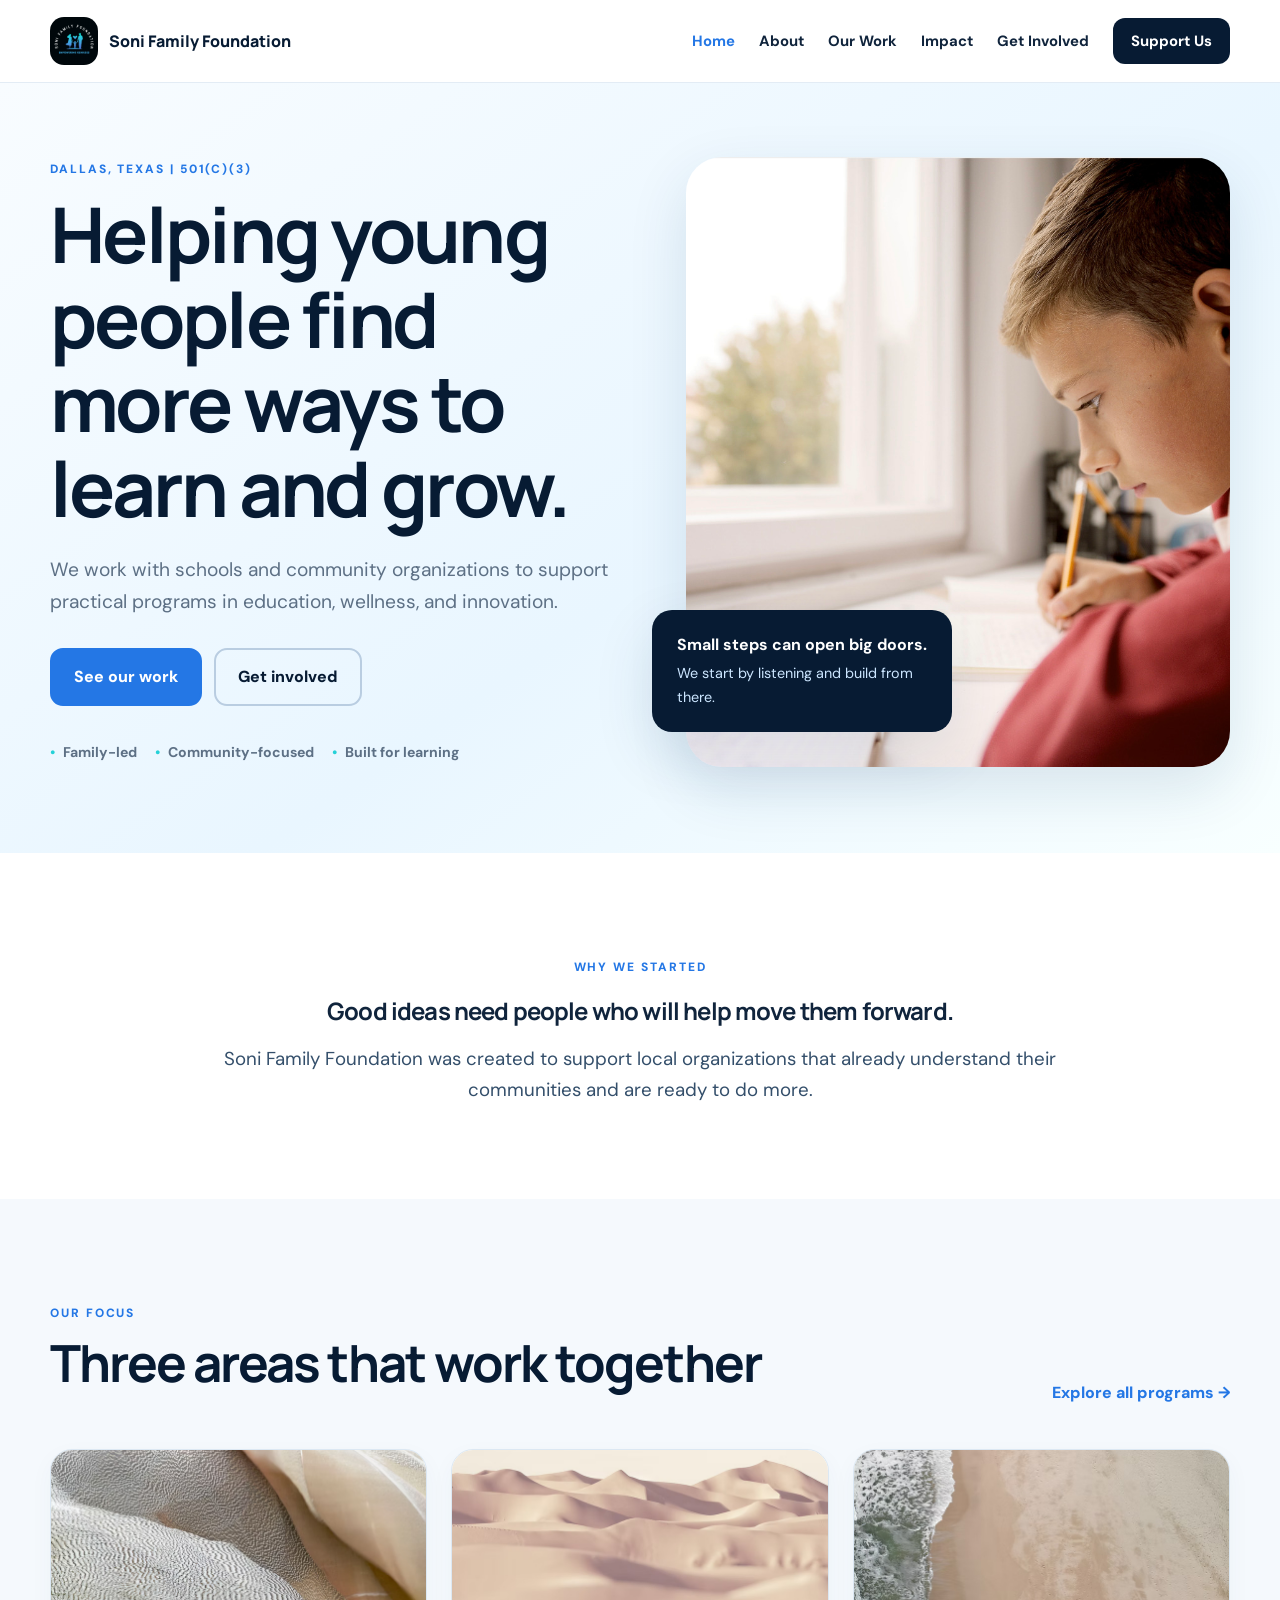
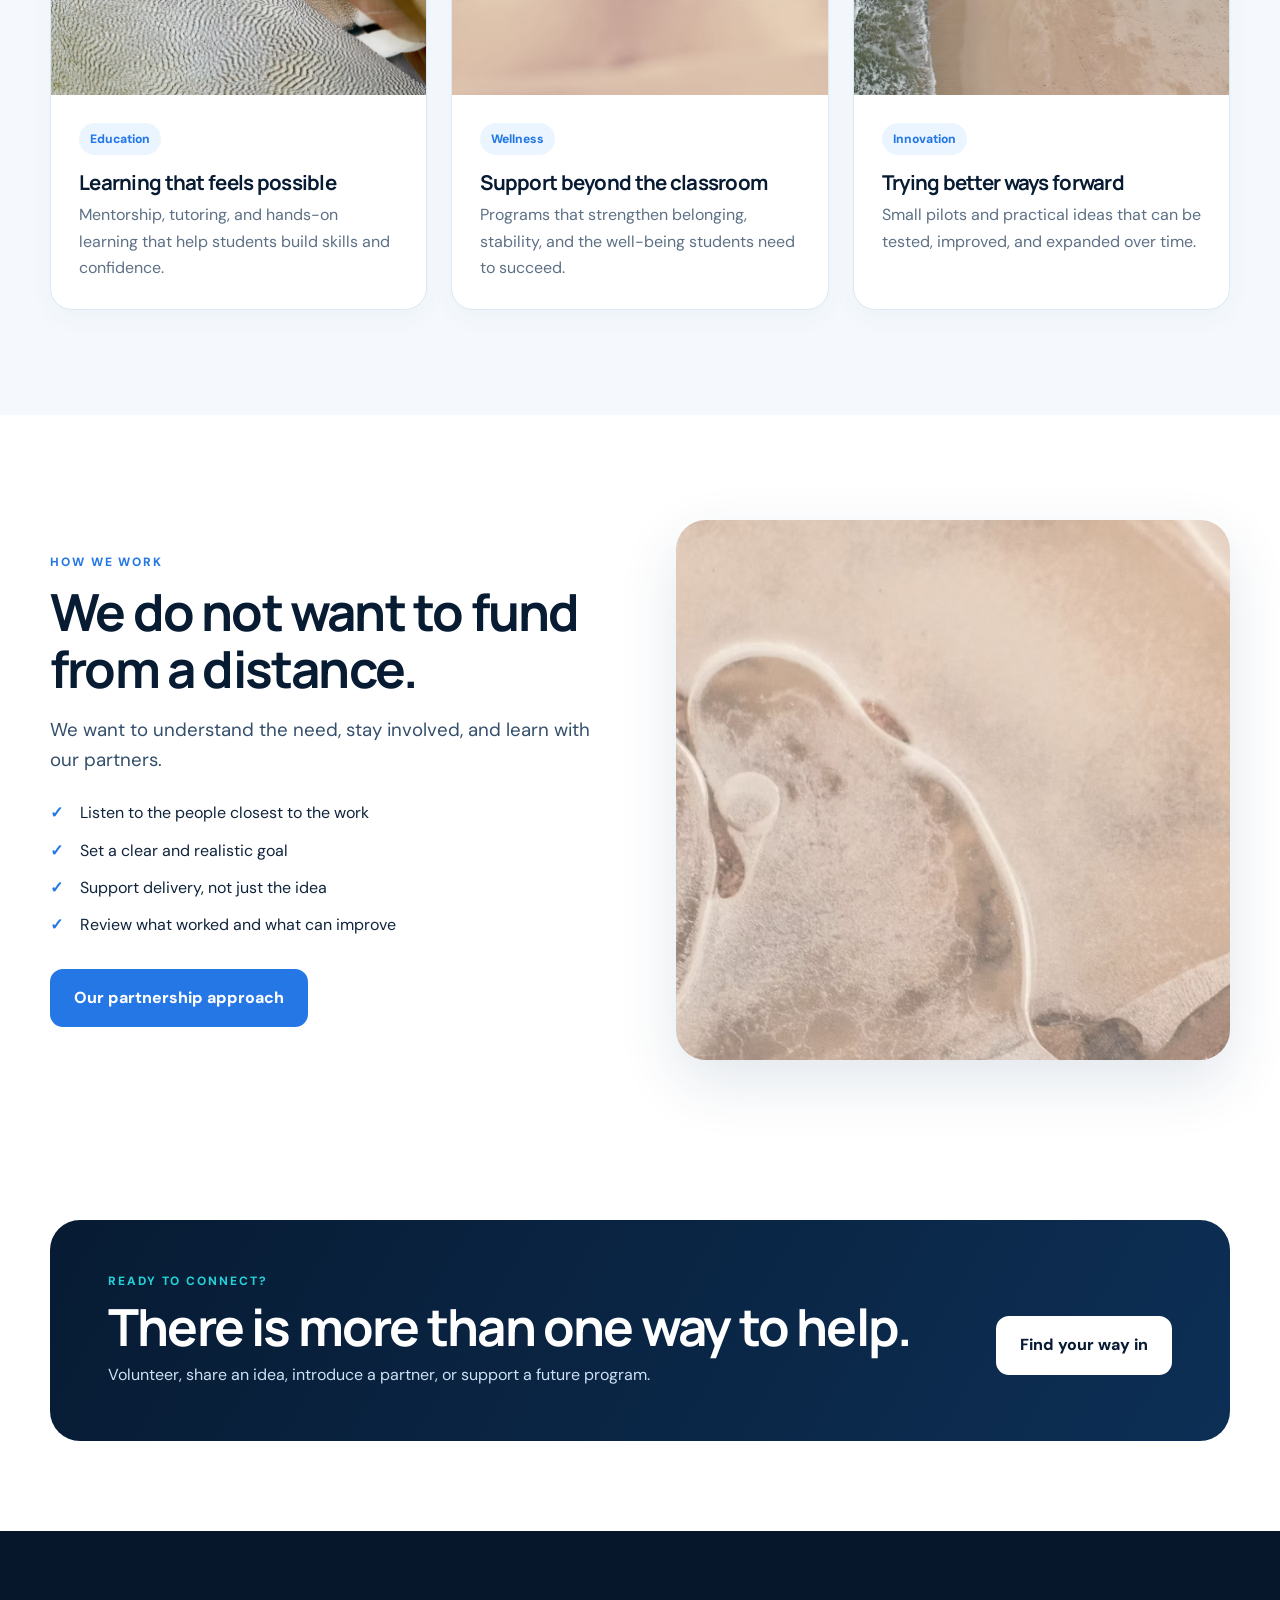
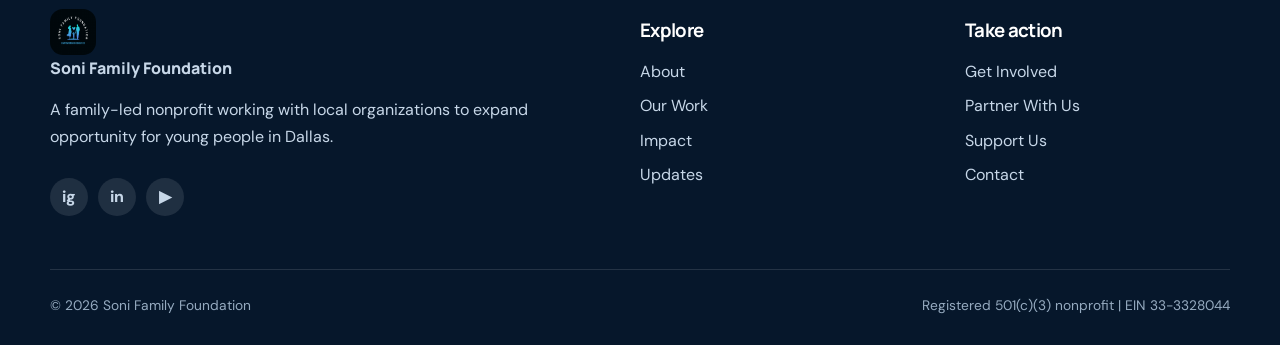
<file: index.html>
<!doctype html><html lang="en"><head><meta charset="utf-8"><meta name="viewport" content="width=device-width,initial-scale=1"><title>Soni Family Foundation | Helping Young People Grow</title><meta name="description" content="A Dallas family foundation supporting education, wellness, and community-led ideas."><link rel="icon" href="assets/sff-logo.png"><link rel="preconnect" href="https://fonts.googleapis.com"><link rel="preconnect" href="https://fonts.gstatic.com" crossorigin><link href="https://fonts.googleapis.com/css2?family=DM+Sans:wght@400;500;600;700&family=Manrope:wght@500;600;700;800&display=swap" rel="stylesheet"><link rel="stylesheet" href="css/style.css"></head><body><a class="skip" href="#main">Skip to content</a>
<header class="site-header"><nav class="nav container">
<a class="brand" href="index.html"><img src="assets/sff-logo.png" alt="Soni Family Foundation logo"><span>Soni Family Foundation</span></a>
<button class="menu-btn" aria-label="Open navigation" aria-expanded="false">☰</button>
<div class="nav-links"><a href="index.html" aria-current="page">Home</a><a href="about.html">About</a><a href="projects.html">Our Work</a><a href="impact.html">Impact</a><a href="get-involved.html">Get Involved</a><a class="nav-cta" href="donate.html">Support Us</a></div>
</nav></header><main id="main"><section class="hero"><div class="container hero-grid"><div class="hero-copy"><div class="eyebrow">Dallas, Texas | 501(c)(3)</div><h1>Helping young people find more ways to learn and grow.</h1><p>We work with schools and community organizations to support practical programs in education, wellness, and innovation.</p><div class="actions"><a class="btn" href="projects.html">See our work</a><a class="btn secondary" href="get-involved.html">Get involved</a></div><div class="mini-proof"><span>Family-led</span><span>Community-focused</span><span>Built for learning</span></div></div><div class="hero-photo"><img src="assets/welcome.jpg" alt="Students and families in a community setting"><div class="photo-note"><strong>Small steps can open big doors.</strong><span>We start by listening and build from there.</span></div></div></div></section>
<section class="section intro"><div class="container narrow center reveal"><div class="eyebrow">Why we started</div><h2>Good ideas need people who will help move them forward.</h2><p class="lead">Soni Family Foundation was created to support local organizations that already understand their communities and are ready to do more.</p></div></section>
<section class="section soft"><div class="container"><div class="section-head"><div><div class="eyebrow">Our focus</div><h2>Three areas that work together</h2></div><a class="text-link" href="projects.html">Explore all programs →</a></div><div class="grid-3 feature-cards"><article class="card reveal"><img src="assets/pillar1.jpg" alt="Students learning together"><div class="body"><span class="tag">Education</span><h3>Learning that feels possible</h3><p>Mentorship, tutoring, and hands-on learning that help students build skills and confidence.</p></div></article><article class="card reveal"><img src="assets/pillar2.jpg" alt="Student wellness support"><div class="body"><span class="tag">Wellness</span><h3>Support beyond the classroom</h3><p>Programs that strengthen belonging, stability, and the well-being students need to succeed.</p></div></article><article class="card reveal"><img src="assets/pillar3.jpg" alt="Community members planning together"><div class="body"><span class="tag">Innovation</span><h3>Trying better ways forward</h3><p>Small pilots and practical ideas that can be tested, improved, and expanded over time.</p></div></article></div></div></section>
<section class="section"><div class="container split reveal"><div><div class="eyebrow">How we work</div><h2>We do not want to fund from a distance.</h2><p class="lead">We want to understand the need, stay involved, and learn with our partners.</p><ul class="check-list"><li>Listen to the people closest to the work</li><li>Set a clear and realistic goal</li><li>Support delivery, not just the idea</li><li>Review what worked and what can improve</li></ul><a class="btn" href="community.html">Our partnership approach</a></div><img src="assets/projects-hero.jpg" alt="People working together on a community project"></div></section>
<section class="section compact"><div class="container cta-band reveal"><div><div class="eyebrow light">Ready to connect?</div><h2>There is more than one way to help.</h2><p>Volunteer, share an idea, introduce a partner, or support a future program.</p></div><div class="actions"><a class="btn light-btn" href="get-involved.html">Find your way in</a></div></div></section></main><footer class="footer"><div class="container"><div class="footer-grid">
<div><a class="footer-brand" href="index.html"><img src="assets/sff-logo.png" alt=""><span>Soni Family Foundation</span></a><p>A family-led nonprofit working with local organizations to expand opportunity for young people in Dallas.</p><div class="socials"><a aria-label="Instagram" href="https://www.instagram.com/sonifamilyfoundation" target="_blank" rel="noopener">ig</a><a aria-label="LinkedIn" href="https://www.linkedin.com/company/soni-family-foundation" target="_blank" rel="noopener">in</a><a aria-label="YouTube" href="https://www.youtube.com/@SoniFamilyFoundation" target="_blank" rel="noopener">▶</a></div></div>
<div><h3>Explore</h3><a href="about.html">About</a><a href="projects.html">Our Work</a><a href="impact.html">Impact</a><a href="updates.html">Updates</a></div>
<div><h3>Take action</h3><a href="get-involved.html">Get Involved</a><a href="community.html">Partner With Us</a><a href="donate.html">Support Us</a><a href="mailto:aravsoni@sonifoundation.org">Contact</a></div>
</div><div class="footer-bottom"><span>© <span id="year"></span> Soni Family Foundation</span><span>Registered 501(c)(3) nonprofit | EIN 33-3328044</span></div></div></footer><script src="js/main.js"></script></body></html>
</file>
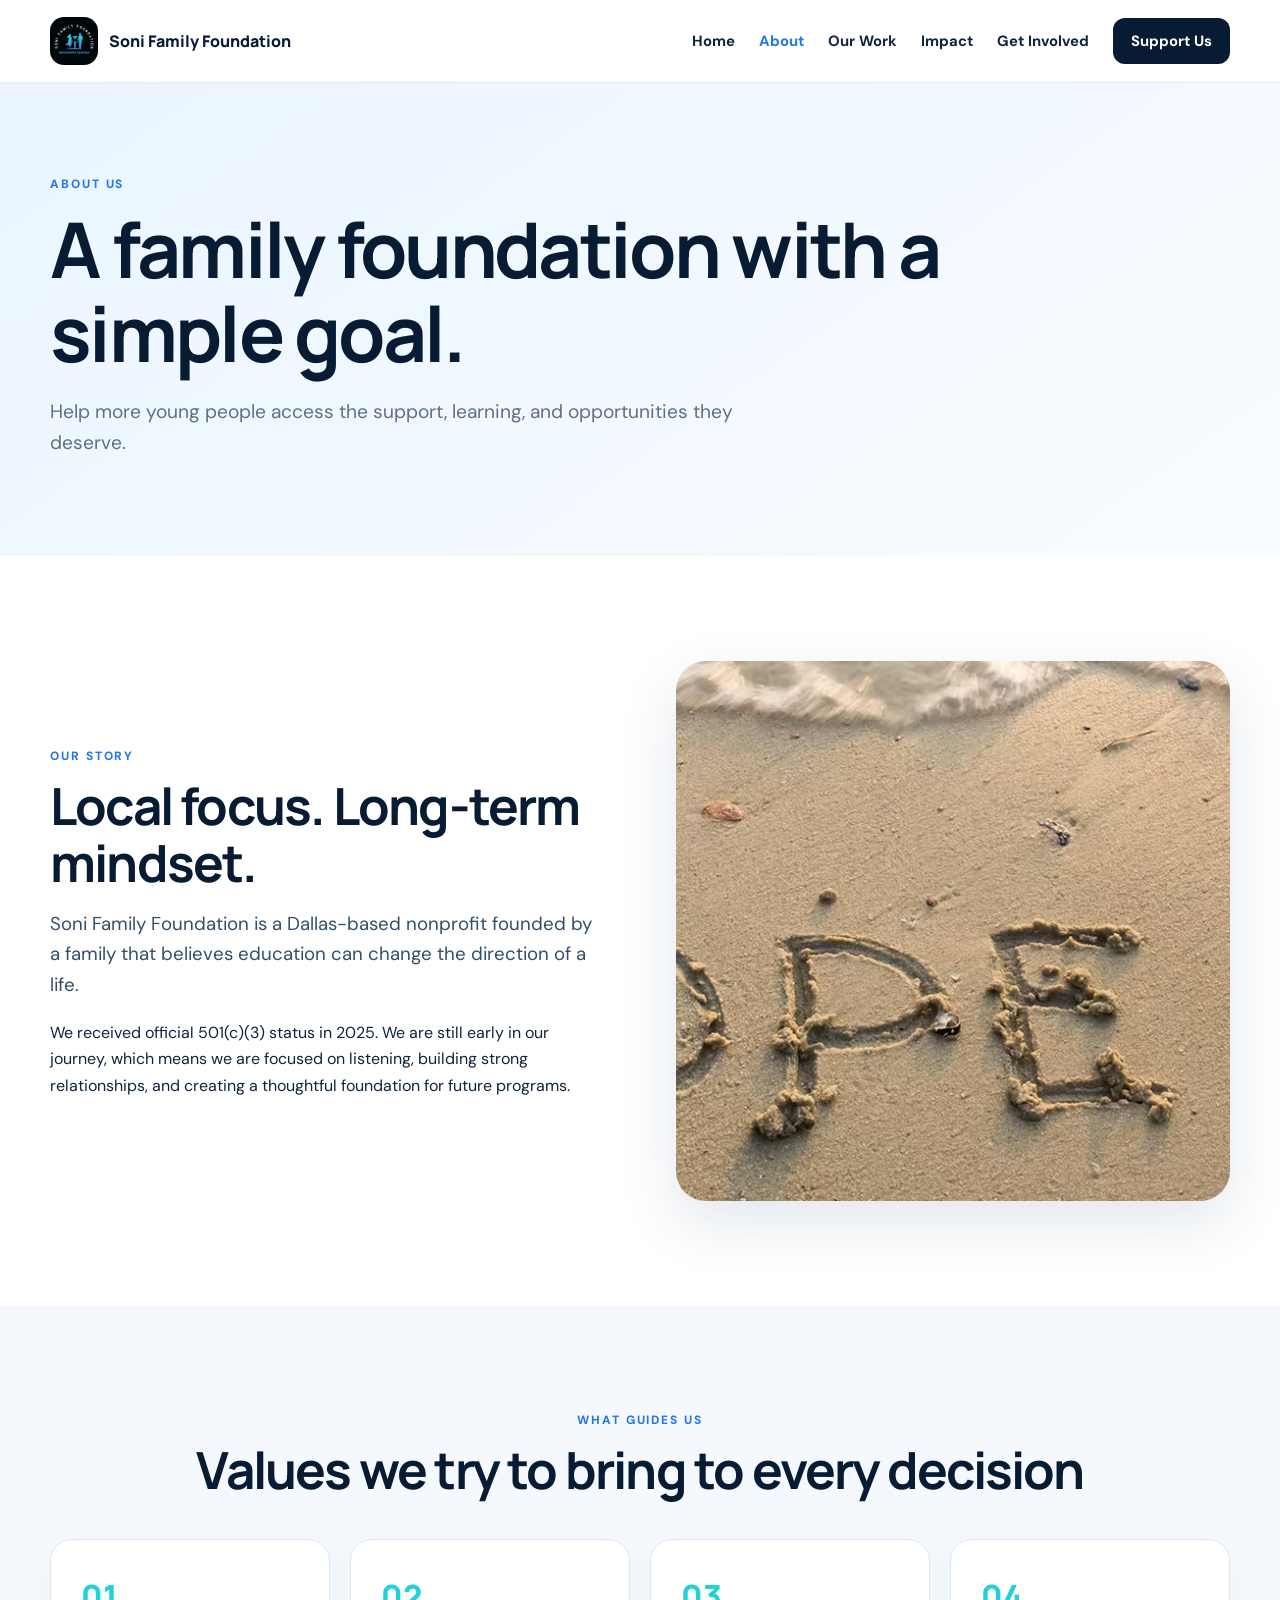
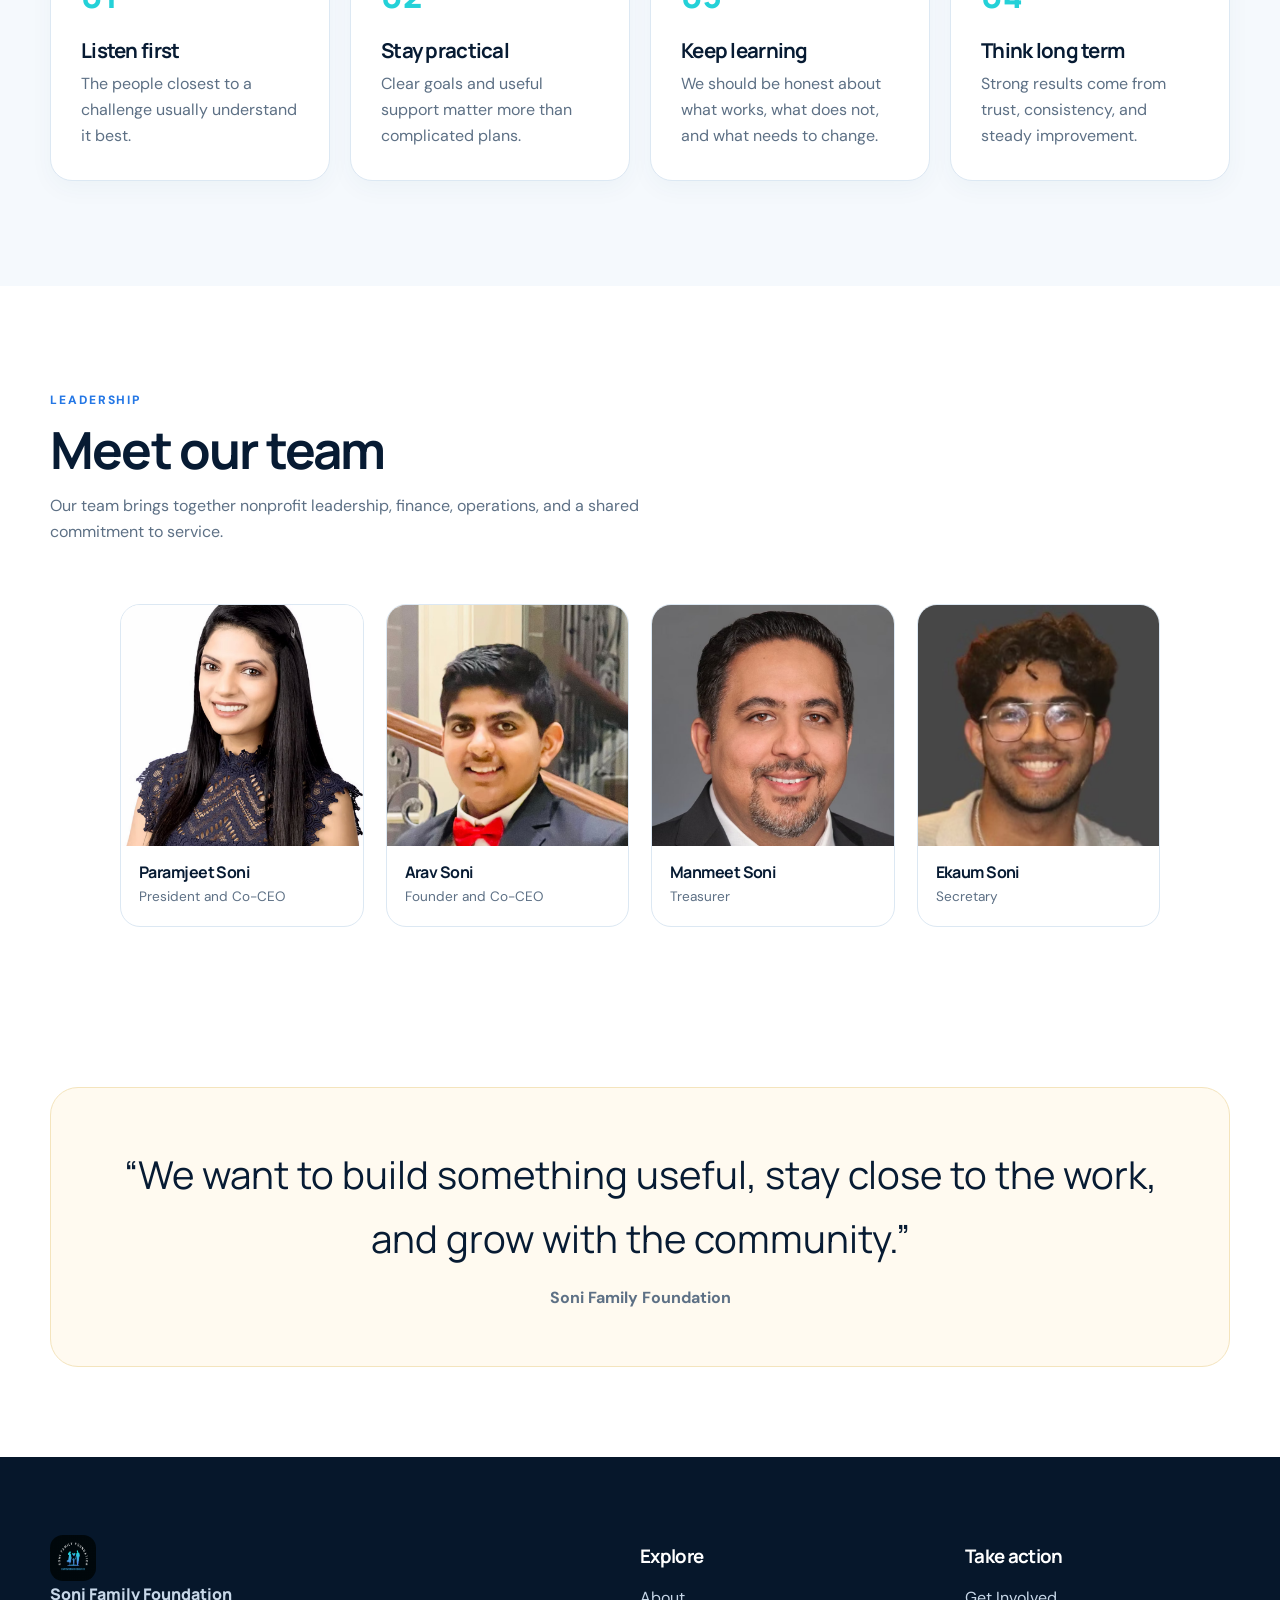
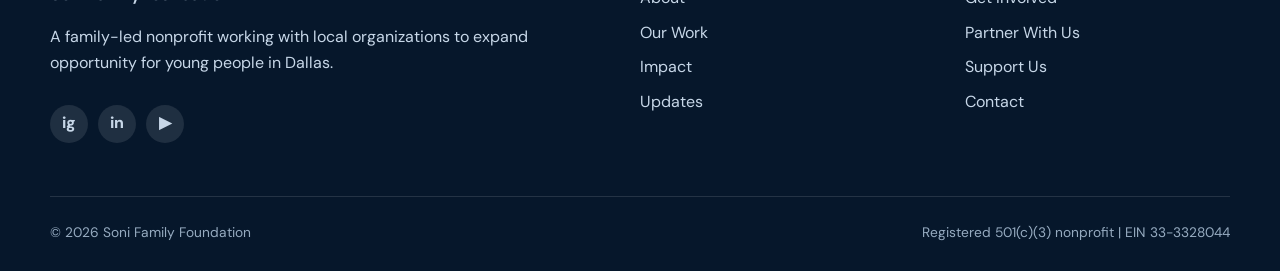
<file: about.html>
<!doctype html><html lang="en"><head><meta charset="utf-8"><meta name="viewport" content="width=device-width,initial-scale=1"><title>About | Soni Family Foundation</title><meta name="description" content="Learn about the Soni Family Foundation, our story, values, and leadership team."><link rel="icon" href="assets/sff-logo.png"><link rel="preconnect" href="https://fonts.googleapis.com"><link rel="preconnect" href="https://fonts.gstatic.com" crossorigin><link href="https://fonts.googleapis.com/css2?family=DM+Sans:wght@400;500;600;700&family=Manrope:wght@500;600;700;800&display=swap" rel="stylesheet"><link rel="stylesheet" href="css/style.css"></head><body><a class="skip" href="#main">Skip to content</a>
<header class="site-header"><nav class="nav container">
<a class="brand" href="index.html"><img src="assets/sff-logo.png" alt="Soni Family Foundation logo"><span>Soni Family Foundation</span></a>
<button class="menu-btn" aria-label="Open navigation" aria-expanded="false">☰</button>
<div class="nav-links"><a href="index.html">Home</a><a href="about.html" aria-current="page">About</a><a href="projects.html">Our Work</a><a href="impact.html">Impact</a><a href="get-involved.html">Get Involved</a><a class="nav-cta" href="donate.html">Support Us</a></div>
</nav></header><main id="main"><section class="page-hero"><div class="container"><div class="eyebrow">About us</div><h1>A family foundation with a simple goal.</h1><p>Help more young people access the support, learning, and opportunities they deserve.</p></div></section>
<section class="section"><div class="container split reveal"><div><div class="eyebrow">Our story</div><h2>Local focus. Long-term mindset.</h2><p class="lead">Soni Family Foundation is a Dallas-based nonprofit founded by a family that believes education can change the direction of a life.</p><p>We received official 501(c)(3) status in 2025. We are still early in our journey, which means we are focused on listening, building strong relationships, and creating a thoughtful foundation for future programs.</p></div><img src="assets/hope.jpg" alt="Young people looking toward the future"></div></section>
<section class="section soft"><div class="container"><div class="section-head center"><div class="eyebrow">What guides us</div><h2>Values we try to bring to every decision</h2></div><div class="grid-4"><div class="card reveal"><div class="number">01</div><h3>Listen first</h3><p>The people closest to a challenge usually understand it best.</p></div><div class="card reveal"><div class="number">02</div><h3>Stay practical</h3><p>Clear goals and useful support matter more than complicated plans.</p></div><div class="card reveal"><div class="number">03</div><h3>Keep learning</h3><p>We should be honest about what works, what does not, and what needs to change.</p></div><div class="card reveal"><div class="number">04</div><h3>Think long term</h3><p>Strong results come from trust, consistency, and steady improvement.</p></div></div></div></section>
<section class="section"><div class="container"><div class="section-head"><div><div class="eyebrow">Leadership</div><h2>Meet our team</h2><p>Our team brings together nonprofit leadership, finance, operations, and a shared commitment to service.</p></div></div><div class="team-grid"><div class="person reveal"><img src="assets/paramjeet.jpg" alt="Paramjeet Soni"><div><h3>Paramjeet Soni</h3><p>President and Co-CEO</p></div></div><div class="person reveal"><img src="assets/arav.jpg" alt="Arav Soni"><div><h3>Arav Soni</h3><p>Founder and Co-CEO</p></div></div><div class="person reveal"><img src="assets/manmeet.jpg" alt="Manmeet Soni"><div><h3>Manmeet Soni</h3><p>Treasurer</p></div></div><div class="person reveal"><img src="assets/ekaum.jpg" alt="Ekaum Soni"><div><h3>Ekaum Soni</h3><p>Secretary</p></div></div></div></div></section>
<section class="section compact"><div class="container quote-card reveal"><p>“We want to build something useful, stay close to the work, and grow with the community.”</p><span>Soni Family Foundation</span></div></section></main><footer class="footer"><div class="container"><div class="footer-grid">
<div><a class="footer-brand" href="index.html"><img src="assets/sff-logo.png" alt=""><span>Soni Family Foundation</span></a><p>A family-led nonprofit working with local organizations to expand opportunity for young people in Dallas.</p><div class="socials"><a aria-label="Instagram" href="https://www.instagram.com/sonifamilyfoundation" target="_blank" rel="noopener">ig</a><a aria-label="LinkedIn" href="https://www.linkedin.com/company/soni-family-foundation" target="_blank" rel="noopener">in</a><a aria-label="YouTube" href="https://www.youtube.com/@SoniFamilyFoundation" target="_blank" rel="noopener">▶</a></div></div>
<div><h3>Explore</h3><a href="about.html">About</a><a href="projects.html">Our Work</a><a href="impact.html">Impact</a><a href="updates.html">Updates</a></div>
<div><h3>Take action</h3><a href="get-involved.html">Get Involved</a><a href="community.html">Partner With Us</a><a href="donate.html">Support Us</a><a href="mailto:aravsoni@sonifoundation.org">Contact</a></div>
</div><div class="footer-bottom"><span>© <span id="year"></span> Soni Family Foundation</span><span>Registered 501(c)(3) nonprofit | EIN 33-3328044</span></div></div></footer><script src="js/main.js"></script></body></html>
</file>
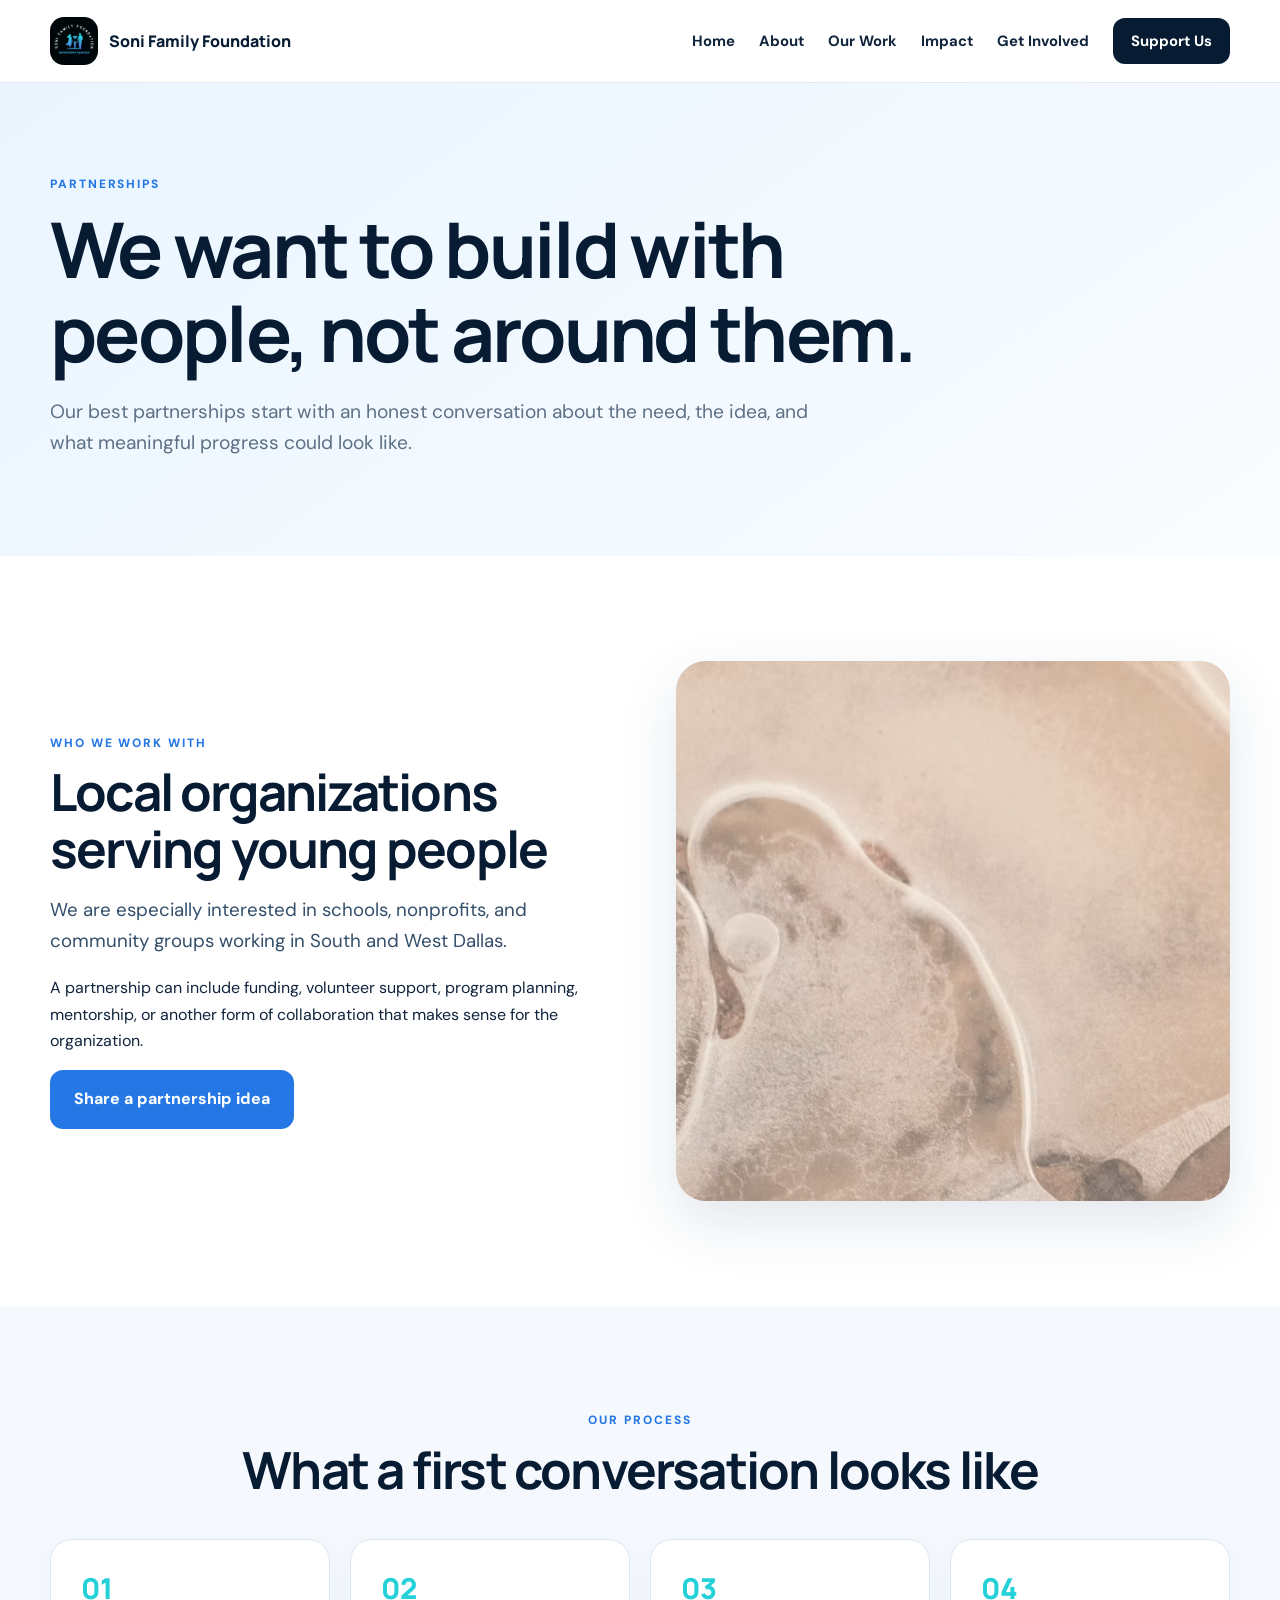
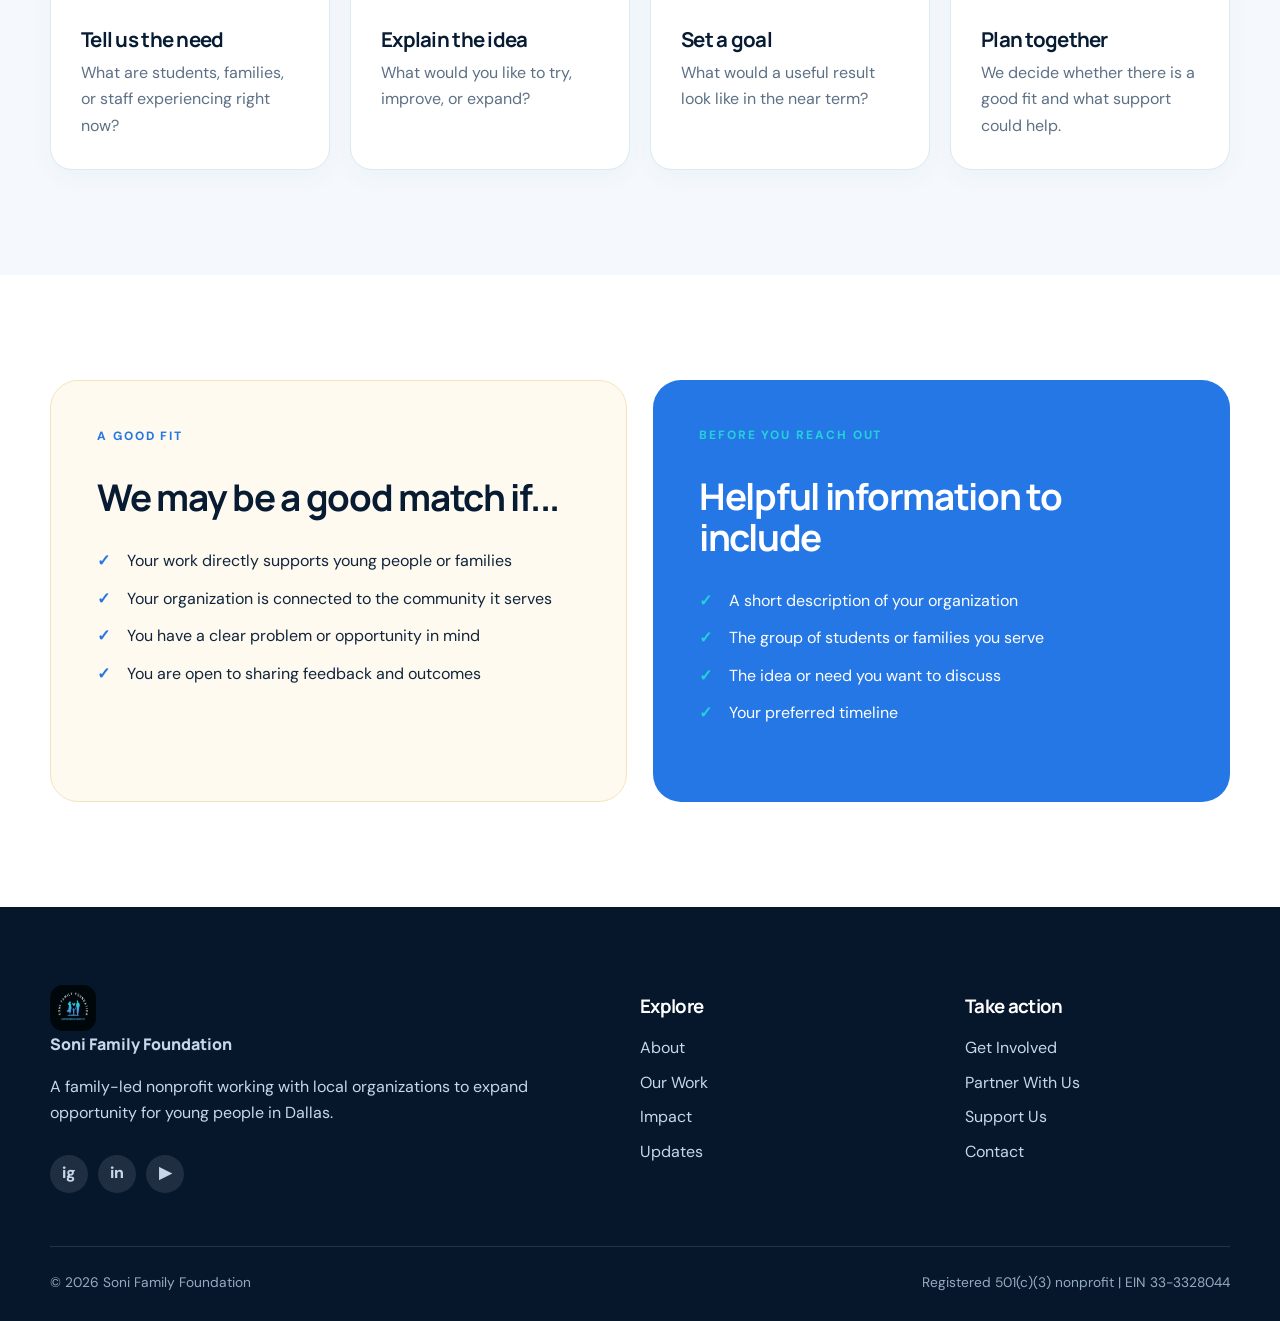
<file: community.html>
<!doctype html><html lang="en"><head><meta charset="utf-8"><meta name="viewport" content="width=device-width,initial-scale=1"><title>Partnerships | Soni Family Foundation</title><meta name="description" content="Learn how Soni Family Foundation works with schools and nonprofits in Dallas."><link rel="icon" href="assets/sff-logo.png"><link rel="preconnect" href="https://fonts.googleapis.com"><link rel="preconnect" href="https://fonts.gstatic.com" crossorigin><link href="https://fonts.googleapis.com/css2?family=DM+Sans:wght@400;500;600;700&family=Manrope:wght@500;600;700;800&display=swap" rel="stylesheet"><link rel="stylesheet" href="css/style.css"></head><body><a class="skip" href="#main">Skip to content</a>
<header class="site-header"><nav class="nav container">
<a class="brand" href="index.html"><img src="assets/sff-logo.png" alt="Soni Family Foundation logo"><span>Soni Family Foundation</span></a>
<button class="menu-btn" aria-label="Open navigation" aria-expanded="false">☰</button>
<div class="nav-links"><a href="index.html">Home</a><a href="about.html">About</a><a href="projects.html">Our Work</a><a href="impact.html">Impact</a><a href="get-involved.html">Get Involved</a><a class="nav-cta" href="donate.html">Support Us</a></div>
</nav></header><main id="main"><section class="page-hero"><div class="container"><div class="eyebrow">Partnerships</div><h1>We want to build with people, not around them.</h1><p>Our best partnerships start with an honest conversation about the need, the idea, and what meaningful progress could look like.</p></div></section>
<section class="section"><div class="container split reveal"><div><div class="eyebrow">Who we work with</div><h2>Local organizations serving young people</h2><p class="lead">We are especially interested in schools, nonprofits, and community groups working in South and West Dallas.</p><p>A partnership can include funding, volunteer support, program planning, mentorship, or another form of collaboration that makes sense for the organization.</p><a class="btn" href="mailto:aravsoni@sonifoundation.org?subject=Partnership%20Idea">Share a partnership idea</a></div><img src="assets/projects-hero.jpg" alt="Community partners meeting together"></div></section>
<section class="section soft"><div class="container"><div class="section-head center"><div class="eyebrow">Our process</div><h2>What a first conversation looks like</h2></div><div class="grid-4 process"><div class="card reveal"><h3>Tell us the need</h3><p>What are students, families, or staff experiencing right now?</p></div><div class="card reveal"><h3>Explain the idea</h3><p>What would you like to try, improve, or expand?</p></div><div class="card reveal"><h3>Set a goal</h3><p>What would a useful result look like in the near term?</p></div><div class="card reveal"><h3>Plan together</h3><p>We decide whether there is a good fit and what support could help.</p></div></div></div></section>
<section class="section"><div class="container two-cards"><div class="info-card reveal"><div class="eyebrow">A good fit</div><h2>We may be a good match if...</h2><ul class="check-list"><li>Your work directly supports young people or families</li><li>Your organization is connected to the community it serves</li><li>You have a clear problem or opportunity in mind</li><li>You are open to sharing feedback and outcomes</li></ul></div><div class="info-card blue reveal"><div class="eyebrow light">Before you reach out</div><h2>Helpful information to include</h2><ul class="check-list light-list"><li>A short description of your organization</li><li>The group of students or families you serve</li><li>The idea or need you want to discuss</li><li>Your preferred timeline</li></ul></div></div></section></main><footer class="footer"><div class="container"><div class="footer-grid">
<div><a class="footer-brand" href="index.html"><img src="assets/sff-logo.png" alt=""><span>Soni Family Foundation</span></a><p>A family-led nonprofit working with local organizations to expand opportunity for young people in Dallas.</p><div class="socials"><a aria-label="Instagram" href="https://www.instagram.com/sonifamilyfoundation" target="_blank" rel="noopener">ig</a><a aria-label="LinkedIn" href="https://www.linkedin.com/company/soni-family-foundation" target="_blank" rel="noopener">in</a><a aria-label="YouTube" href="https://www.youtube.com/@SoniFamilyFoundation" target="_blank" rel="noopener">▶</a></div></div>
<div><h3>Explore</h3><a href="about.html">About</a><a href="projects.html">Our Work</a><a href="impact.html">Impact</a><a href="updates.html">Updates</a></div>
<div><h3>Take action</h3><a href="get-involved.html">Get Involved</a><a href="community.html">Partner With Us</a><a href="donate.html">Support Us</a><a href="mailto:aravsoni@sonifoundation.org">Contact</a></div>
</div><div class="footer-bottom"><span>© <span id="year"></span> Soni Family Foundation</span><span>Registered 501(c)(3) nonprofit | EIN 33-3328044</span></div></div></footer><script src="js/main.js"></script></body></html>
</file>
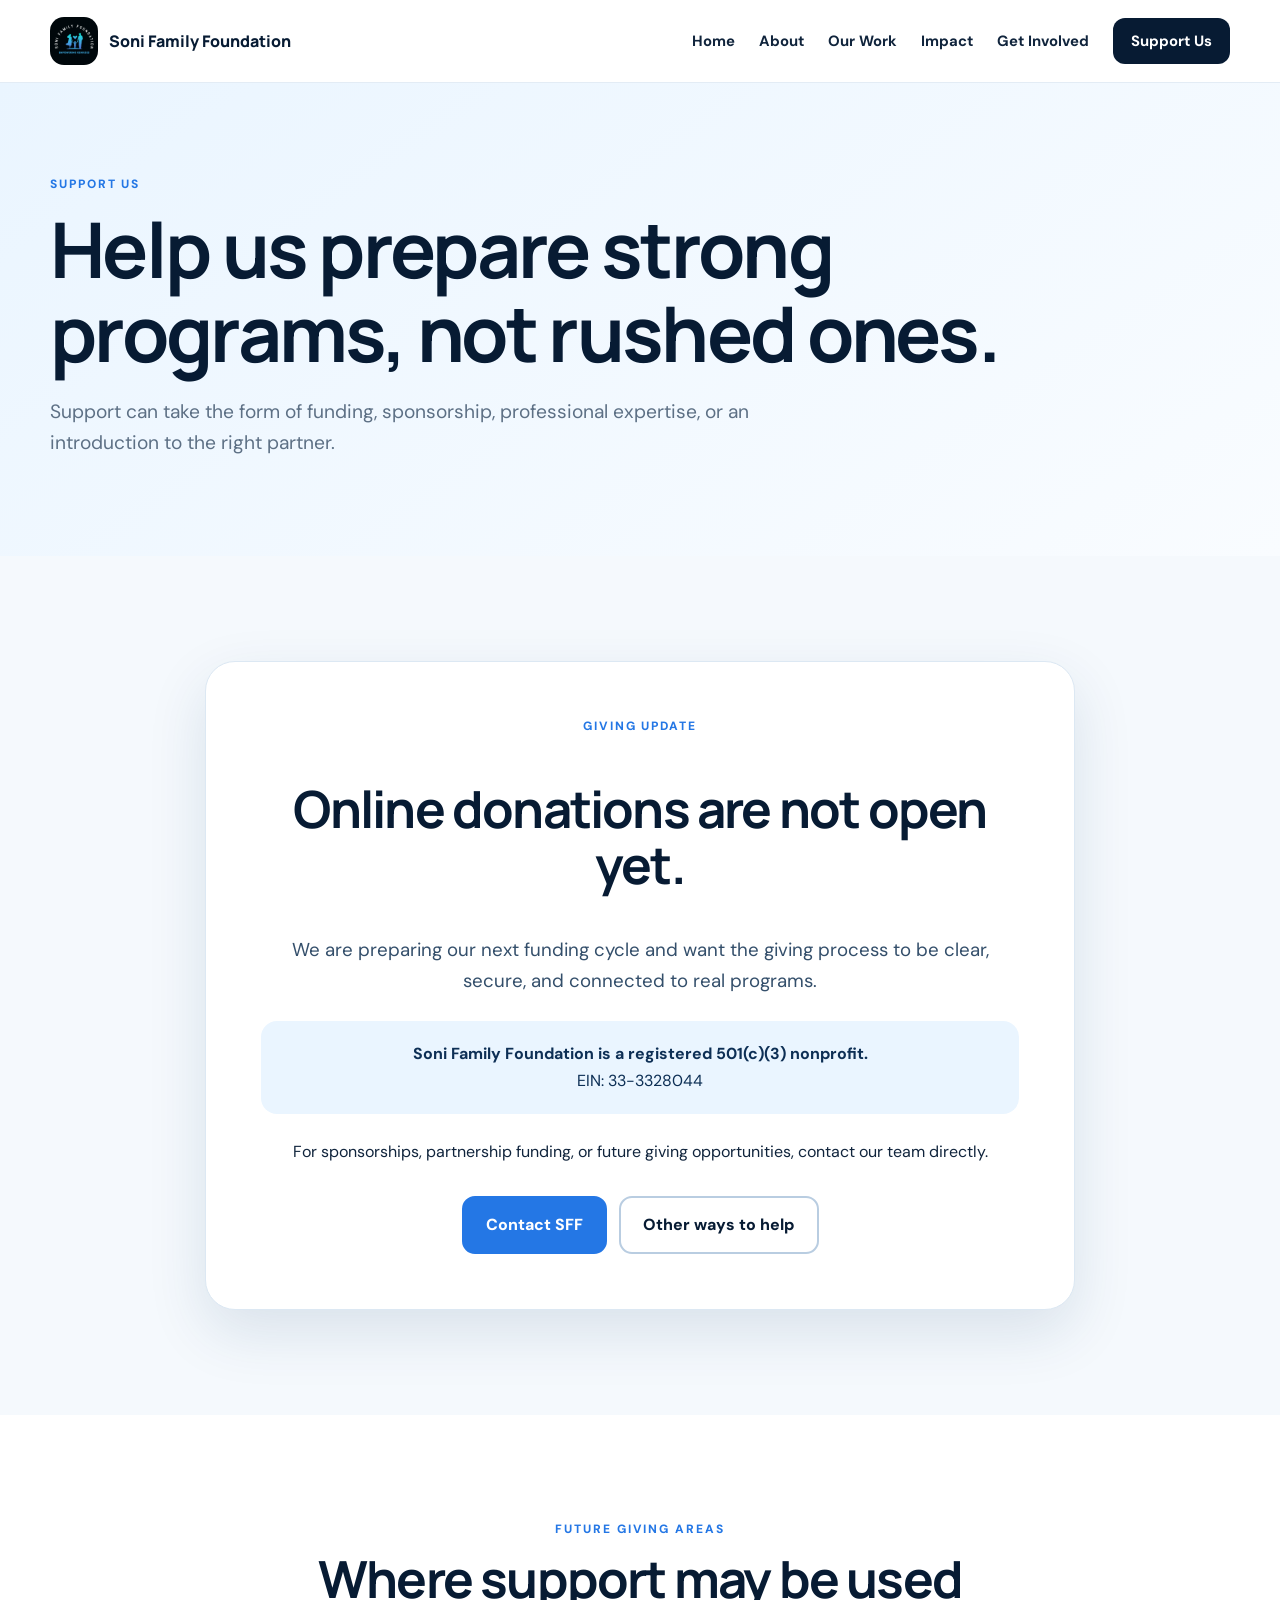
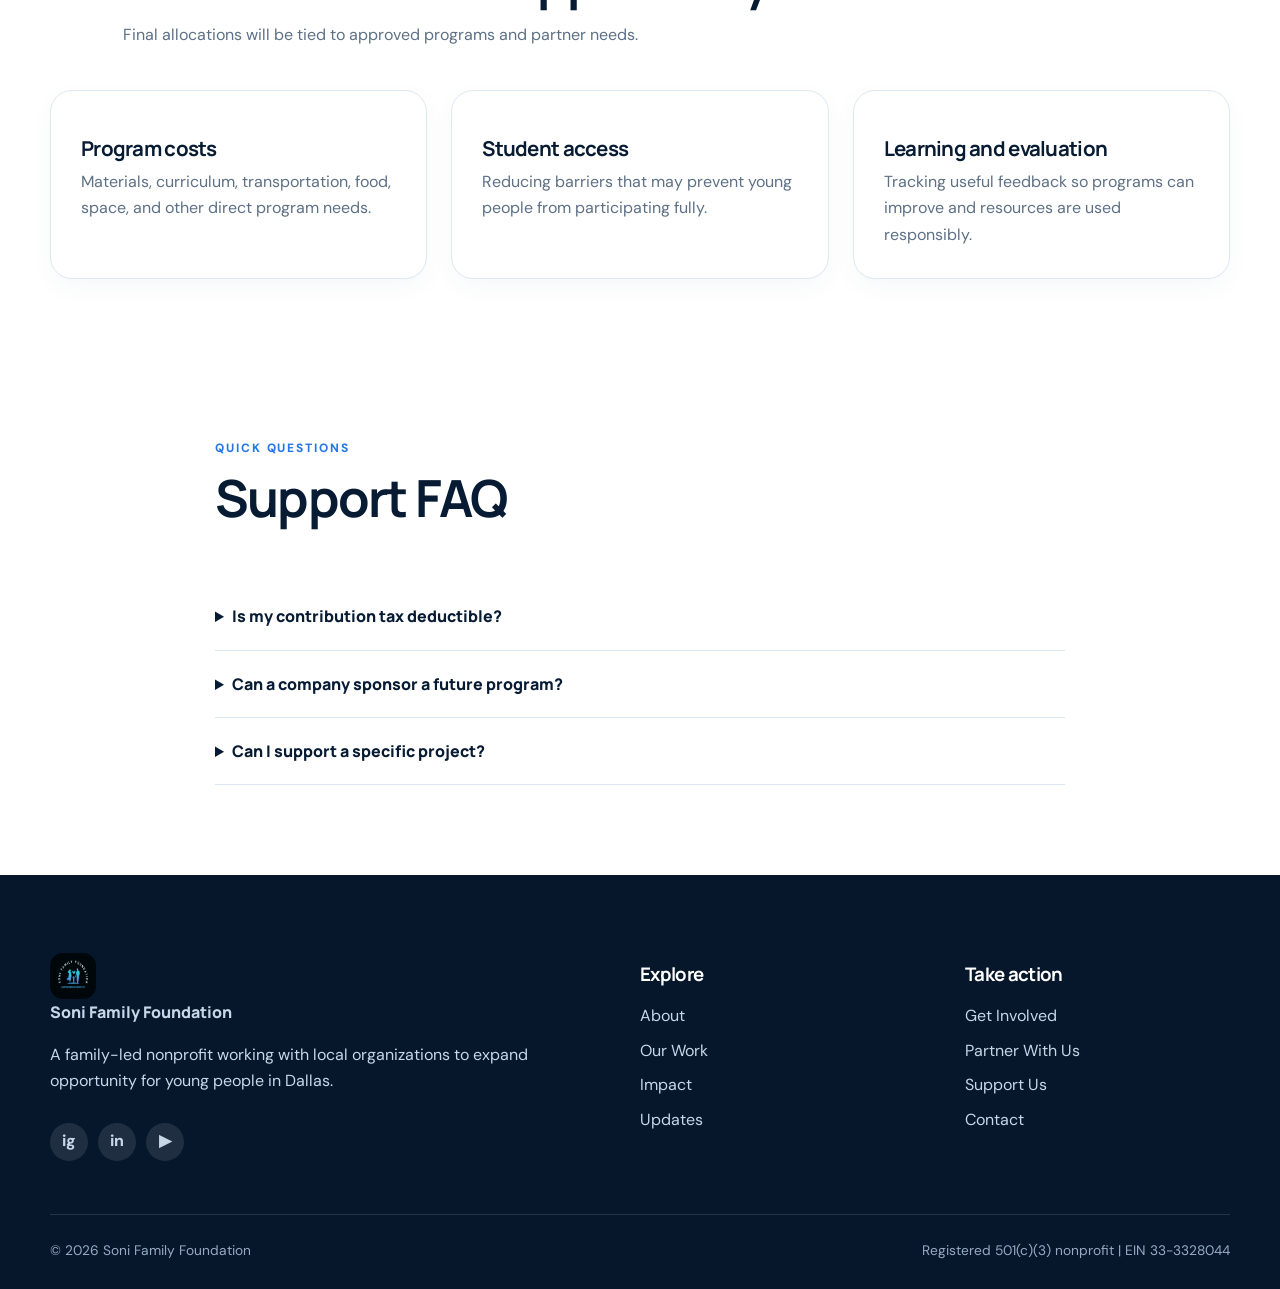
<file: donate.html>
<!doctype html><html lang="en"><head><meta charset="utf-8"><meta name="viewport" content="width=device-width,initial-scale=1"><title>Support Us | Soni Family Foundation</title><meta name="description" content="Learn how to support Soni Family Foundation and future programs."><link rel="icon" href="assets/sff-logo.png"><link rel="preconnect" href="https://fonts.googleapis.com"><link rel="preconnect" href="https://fonts.gstatic.com" crossorigin><link href="https://fonts.googleapis.com/css2?family=DM+Sans:wght@400;500;600;700&family=Manrope:wght@500;600;700;800&display=swap" rel="stylesheet"><link rel="stylesheet" href="css/style.css"></head><body><a class="skip" href="#main">Skip to content</a>
<header class="site-header"><nav class="nav container">
<a class="brand" href="index.html"><img src="assets/sff-logo.png" alt="Soni Family Foundation logo"><span>Soni Family Foundation</span></a>
<button class="menu-btn" aria-label="Open navigation" aria-expanded="false">☰</button>
<div class="nav-links"><a href="index.html">Home</a><a href="about.html">About</a><a href="projects.html">Our Work</a><a href="impact.html">Impact</a><a href="get-involved.html">Get Involved</a><a class="nav-cta" href="donate.html">Support Us</a></div>
</nav></header><main id="main"><section class="page-hero"><div class="container"><div class="eyebrow">Support us</div><h1>Help us prepare strong programs, not rushed ones.</h1><p>Support can take the form of funding, sponsorship, professional expertise, or an introduction to the right partner.</p></div></section>
<section class="section soft"><div class="container"><div class="donate-panel reveal"><div class="eyebrow">Giving update</div><h2>Online donations are not open yet.</h2><p class="lead">We are preparing our next funding cycle and want the giving process to be clear, secure, and connected to real programs.</p><div class="notice"><strong>Soni Family Foundation is a registered 501(c)(3) nonprofit.</strong><br>EIN: 33-3328044</div><p>For sponsorships, partnership funding, or future giving opportunities, contact our team directly.</p><div class="actions center-actions"><a class="btn" href="mailto:aravsoni@sonifoundation.org?subject=Support%20SFF">Contact SFF</a><a class="btn secondary" href="get-involved.html">Other ways to help</a></div></div></div></section>
<section class="section"><div class="container"><div class="section-head center"><div class="eyebrow">Future giving areas</div><h2>Where support may be used</h2><p>Final allocations will be tied to approved programs and partner needs.</p></div><div class="grid-3"><div class="card reveal"><h3>Program costs</h3><p>Materials, curriculum, transportation, food, space, and other direct program needs.</p></div><div class="card reveal"><h3>Student access</h3><p>Reducing barriers that may prevent young people from participating fully.</p></div><div class="card reveal"><h3>Learning and evaluation</h3><p>Tracking useful feedback so programs can improve and resources are used responsibly.</p></div></div></div></section>
<section class="section compact"><div class="container faq"><div class="section-head"><div><div class="eyebrow">Quick questions</div><h2>Support FAQ</h2></div></div><details><summary>Is my contribution tax deductible?</summary><p>Soni Family Foundation is a registered 501(c)(3). Tax treatment can depend on your situation, so donors should consult a tax professional.</p></details><details><summary>Can a company sponsor a future program?</summary><p>Yes. We welcome conversations with companies interested in education, volunteering, mentorship, or community investment.</p></details><details><summary>Can I support a specific project?</summary><p>We can discuss designated support once an approved program and budget are in place.</p></details></div></section></main><footer class="footer"><div class="container"><div class="footer-grid">
<div><a class="footer-brand" href="index.html"><img src="assets/sff-logo.png" alt=""><span>Soni Family Foundation</span></a><p>A family-led nonprofit working with local organizations to expand opportunity for young people in Dallas.</p><div class="socials"><a aria-label="Instagram" href="https://www.instagram.com/sonifamilyfoundation" target="_blank" rel="noopener">ig</a><a aria-label="LinkedIn" href="https://www.linkedin.com/company/soni-family-foundation" target="_blank" rel="noopener">in</a><a aria-label="YouTube" href="https://www.youtube.com/@SoniFamilyFoundation" target="_blank" rel="noopener">▶</a></div></div>
<div><h3>Explore</h3><a href="about.html">About</a><a href="projects.html">Our Work</a><a href="impact.html">Impact</a><a href="updates.html">Updates</a></div>
<div><h3>Take action</h3><a href="get-involved.html">Get Involved</a><a href="community.html">Partner With Us</a><a href="donate.html">Support Us</a><a href="mailto:aravsoni@sonifoundation.org">Contact</a></div>
</div><div class="footer-bottom"><span>© <span id="year"></span> Soni Family Foundation</span><span>Registered 501(c)(3) nonprofit | EIN 33-3328044</span></div></div></footer><script src="js/main.js"></script></body></html>
</file>
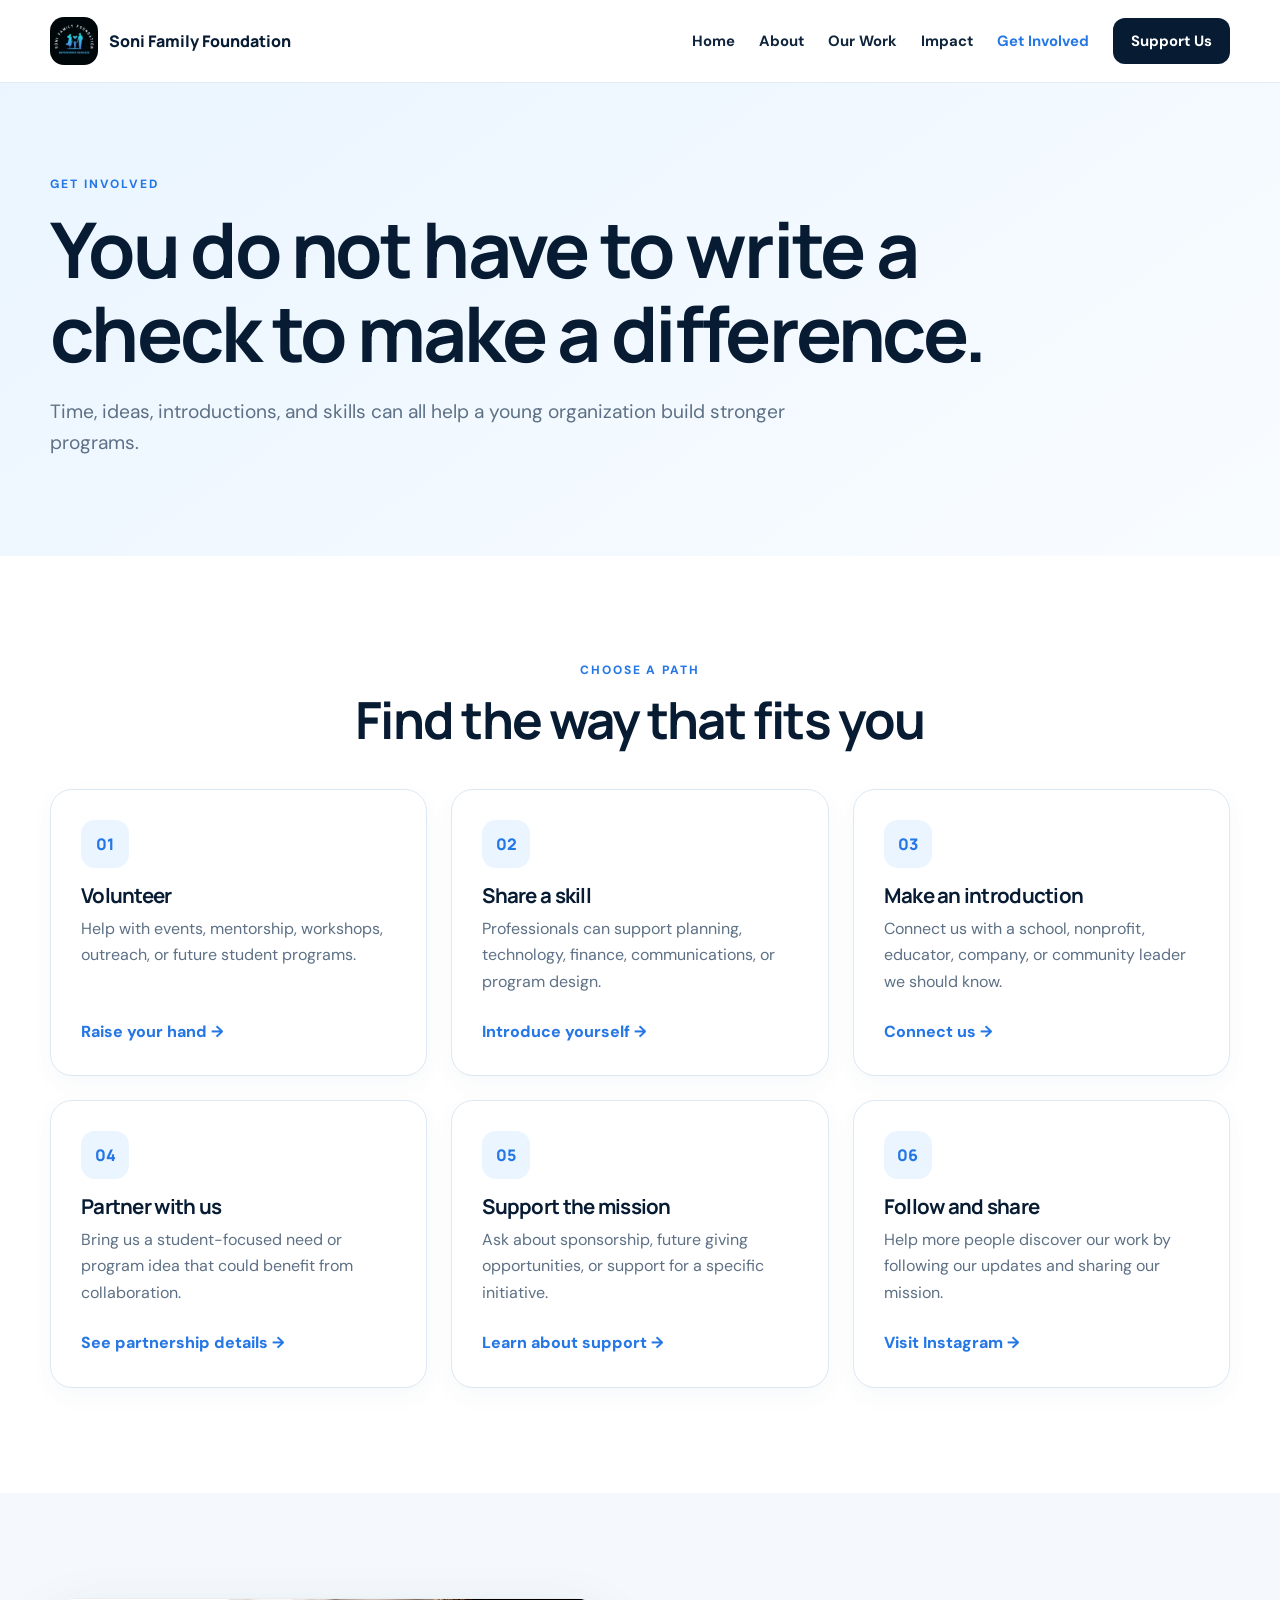
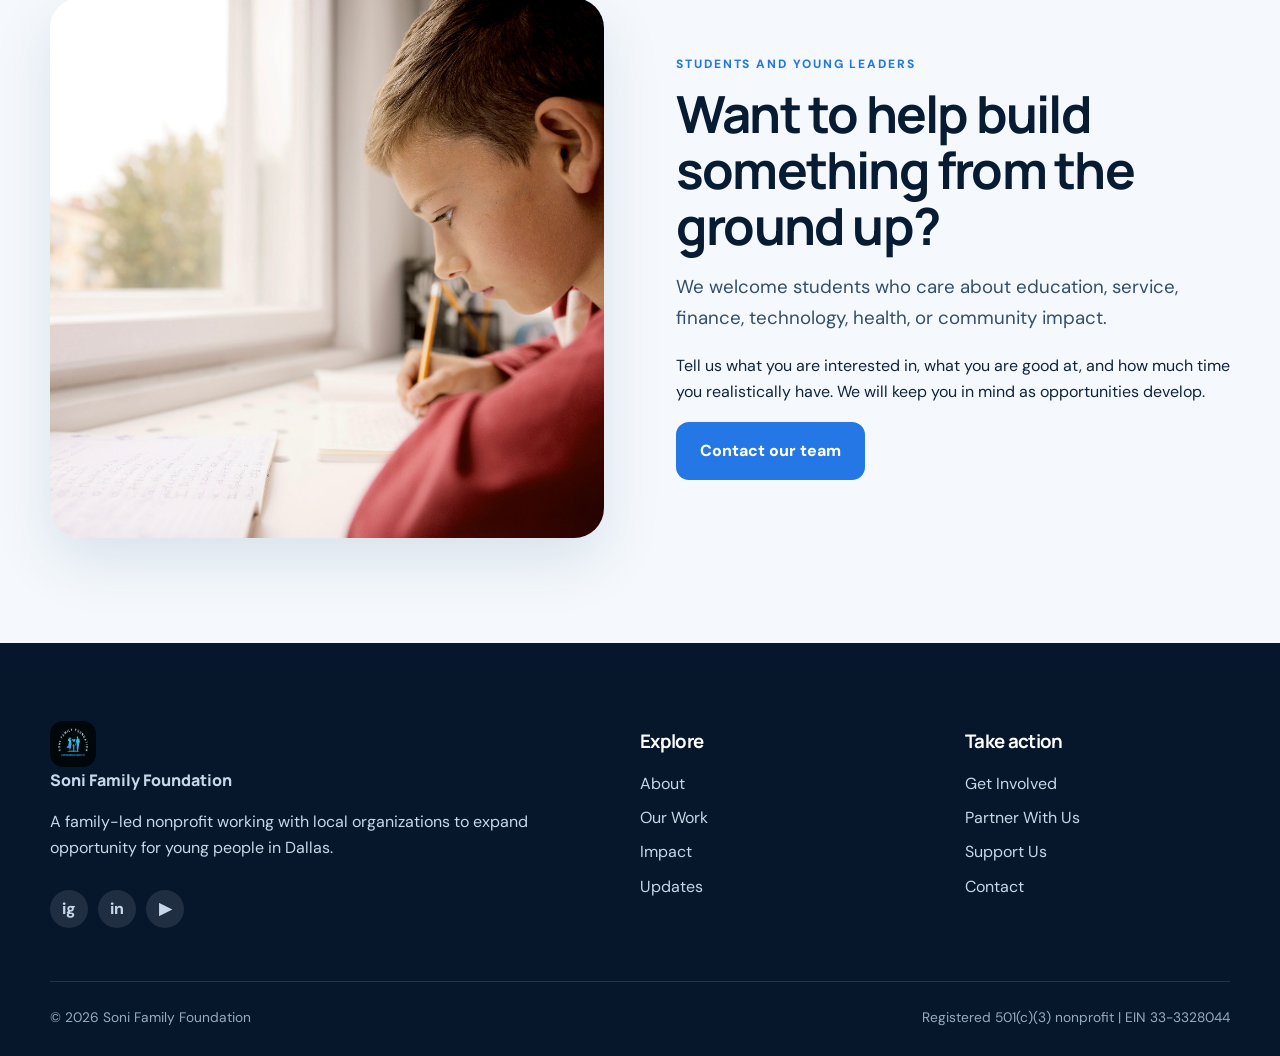
<file: get-involved.html>
<!doctype html><html lang="en"><head><meta charset="utf-8"><meta name="viewport" content="width=device-width,initial-scale=1"><title>Get Involved | Soni Family Foundation</title><meta name="description" content="Volunteer, share a skill, make an introduction, or support Soni Family Foundation."><link rel="icon" href="assets/sff-logo.png"><link rel="preconnect" href="https://fonts.googleapis.com"><link rel="preconnect" href="https://fonts.gstatic.com" crossorigin><link href="https://fonts.googleapis.com/css2?family=DM+Sans:wght@400;500;600;700&family=Manrope:wght@500;600;700;800&display=swap" rel="stylesheet"><link rel="stylesheet" href="css/style.css"></head><body><a class="skip" href="#main">Skip to content</a>
<header class="site-header"><nav class="nav container">
<a class="brand" href="index.html"><img src="assets/sff-logo.png" alt="Soni Family Foundation logo"><span>Soni Family Foundation</span></a>
<button class="menu-btn" aria-label="Open navigation" aria-expanded="false">☰</button>
<div class="nav-links"><a href="index.html">Home</a><a href="about.html">About</a><a href="projects.html">Our Work</a><a href="impact.html">Impact</a><a href="get-involved.html" aria-current="page">Get Involved</a><a class="nav-cta" href="donate.html">Support Us</a></div>
</nav></header><main id="main"><section class="page-hero"><div class="container"><div class="eyebrow">Get involved</div><h1>You do not have to write a check to make a difference.</h1><p>Time, ideas, introductions, and skills can all help a young organization build stronger programs.</p></div></section>
<section class="section"><div class="container"><div class="section-head center"><div class="eyebrow">Choose a path</div><h2>Find the way that fits you</h2></div><div class="grid-3 action-cards"><article class="card reveal"><div class="big-icon">01</div><h3>Volunteer</h3><p>Help with events, mentorship, workshops, outreach, or future student programs.</p><a class="text-link" href="mailto:aravsoni@sonifoundation.org?subject=Volunteer%20Interest">Raise your hand →</a></article><article class="card reveal"><div class="big-icon">02</div><h3>Share a skill</h3><p>Professionals can support planning, technology, finance, communications, or program design.</p><a class="text-link" href="mailto:aravsoni@sonifoundation.org?subject=Skills-Based%20Volunteer">Introduce yourself →</a></article><article class="card reveal"><div class="big-icon">03</div><h3>Make an introduction</h3><p>Connect us with a school, nonprofit, educator, company, or community leader we should know.</p><a class="text-link" href="mailto:aravsoni@sonifoundation.org?subject=Community%20Introduction">Connect us →</a></article><article class="card reveal"><div class="big-icon">04</div><h3>Partner with us</h3><p>Bring us a student-focused need or program idea that could benefit from collaboration.</p><a class="text-link" href="community.html">See partnership details →</a></article><article class="card reveal"><div class="big-icon">05</div><h3>Support the mission</h3><p>Ask about sponsorship, future giving opportunities, or support for a specific initiative.</p><a class="text-link" href="donate.html">Learn about support →</a></article><article class="card reveal"><div class="big-icon">06</div><h3>Follow and share</h3><p>Help more people discover our work by following our updates and sharing our mission.</p><a class="text-link" href="https://www.instagram.com/sonifamilyfoundation" target="_blank" rel="noopener">Visit Instagram →</a></article></div></div></section>
<section class="section soft"><div class="container split reveal"><img src="assets/welcome.jpg" alt="Community members together"><div><div class="eyebrow">Students and young leaders</div><h2>Want to help build something from the ground up?</h2><p class="lead">We welcome students who care about education, service, finance, technology, health, or community impact.</p><p>Tell us what you are interested in, what you are good at, and how much time you realistically have. We will keep you in mind as opportunities develop.</p><a class="btn" href="mailto:aravsoni@sonifoundation.org?subject=Student%20Volunteer%20Interest">Contact our team</a></div></div></section></main><footer class="footer"><div class="container"><div class="footer-grid">
<div><a class="footer-brand" href="index.html"><img src="assets/sff-logo.png" alt=""><span>Soni Family Foundation</span></a><p>A family-led nonprofit working with local organizations to expand opportunity for young people in Dallas.</p><div class="socials"><a aria-label="Instagram" href="https://www.instagram.com/sonifamilyfoundation" target="_blank" rel="noopener">ig</a><a aria-label="LinkedIn" href="https://www.linkedin.com/company/soni-family-foundation" target="_blank" rel="noopener">in</a><a aria-label="YouTube" href="https://www.youtube.com/@SoniFamilyFoundation" target="_blank" rel="noopener">▶</a></div></div>
<div><h3>Explore</h3><a href="about.html">About</a><a href="projects.html">Our Work</a><a href="impact.html">Impact</a><a href="updates.html">Updates</a></div>
<div><h3>Take action</h3><a href="get-involved.html">Get Involved</a><a href="community.html">Partner With Us</a><a href="donate.html">Support Us</a><a href="mailto:aravsoni@sonifoundation.org">Contact</a></div>
</div><div class="footer-bottom"><span>© <span id="year"></span> Soni Family Foundation</span><span>Registered 501(c)(3) nonprofit | EIN 33-3328044</span></div></div></footer><script src="js/main.js"></script></body></html>
</file>
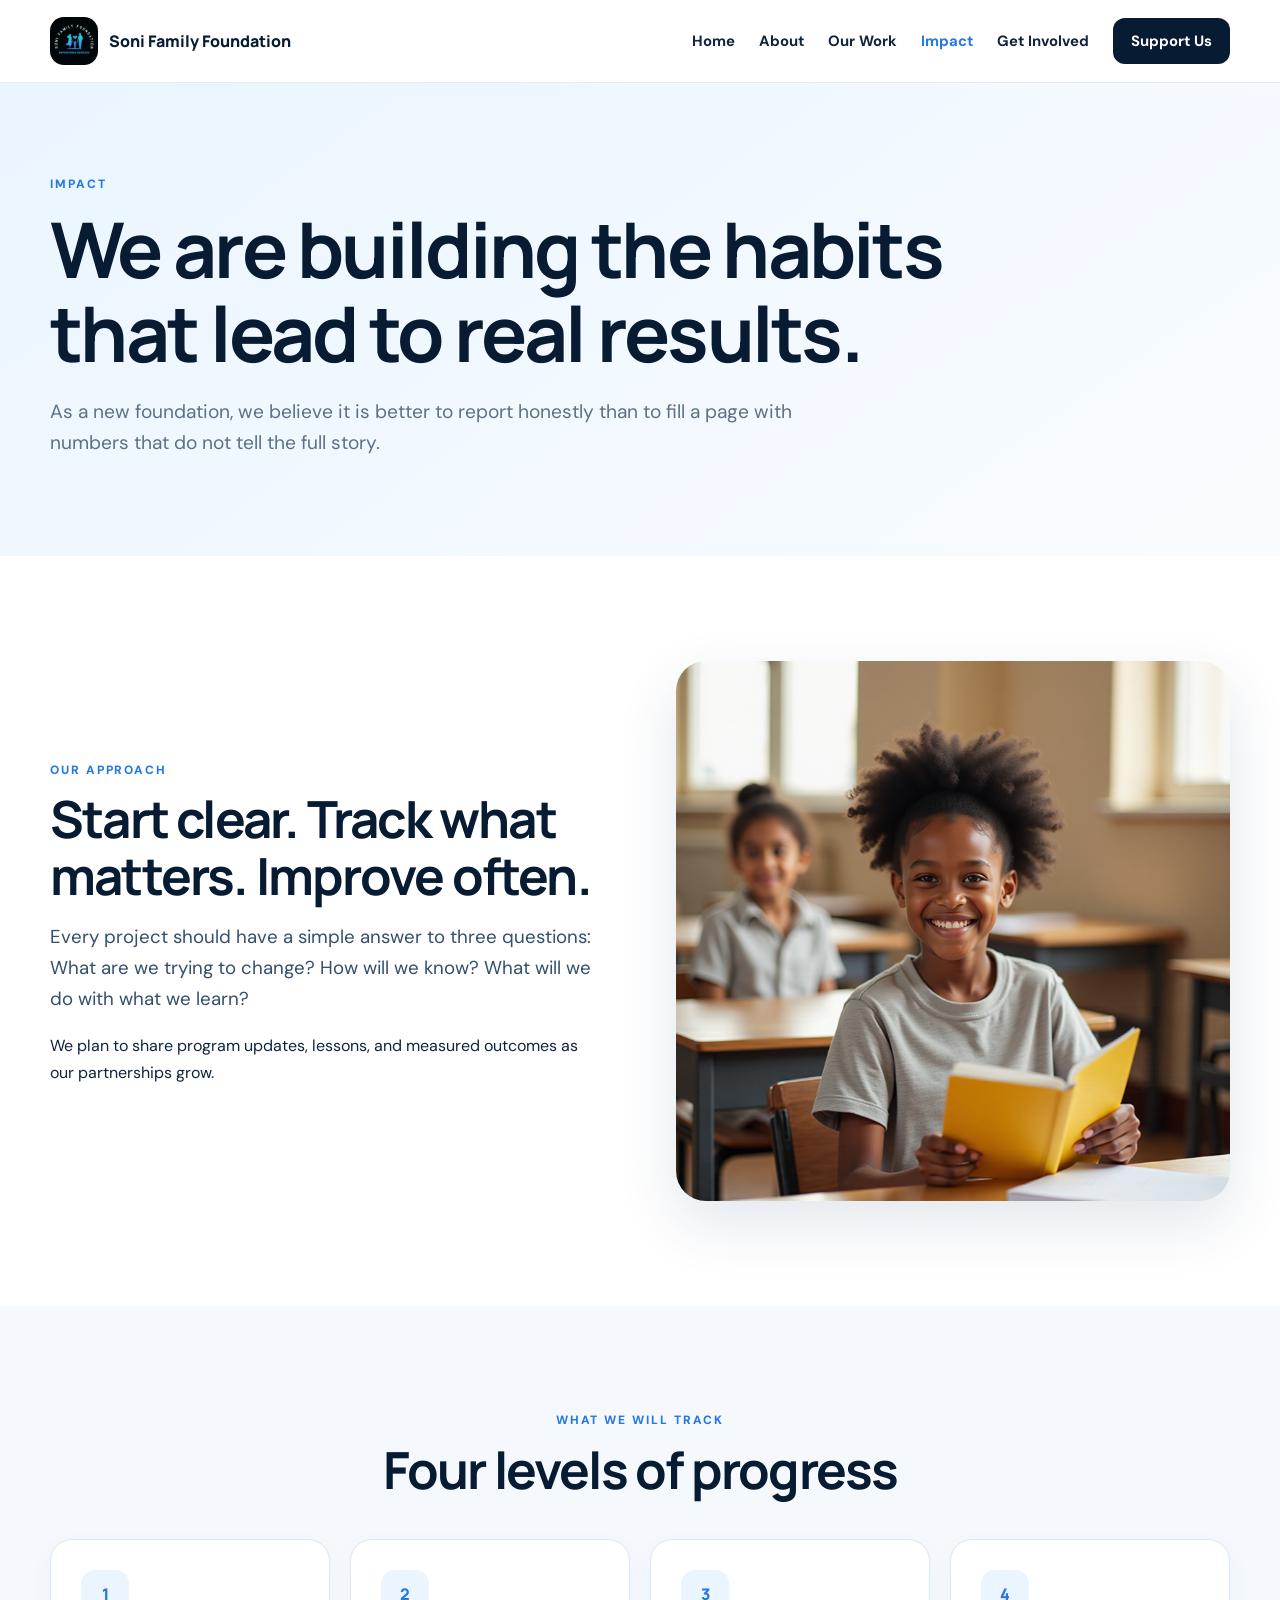
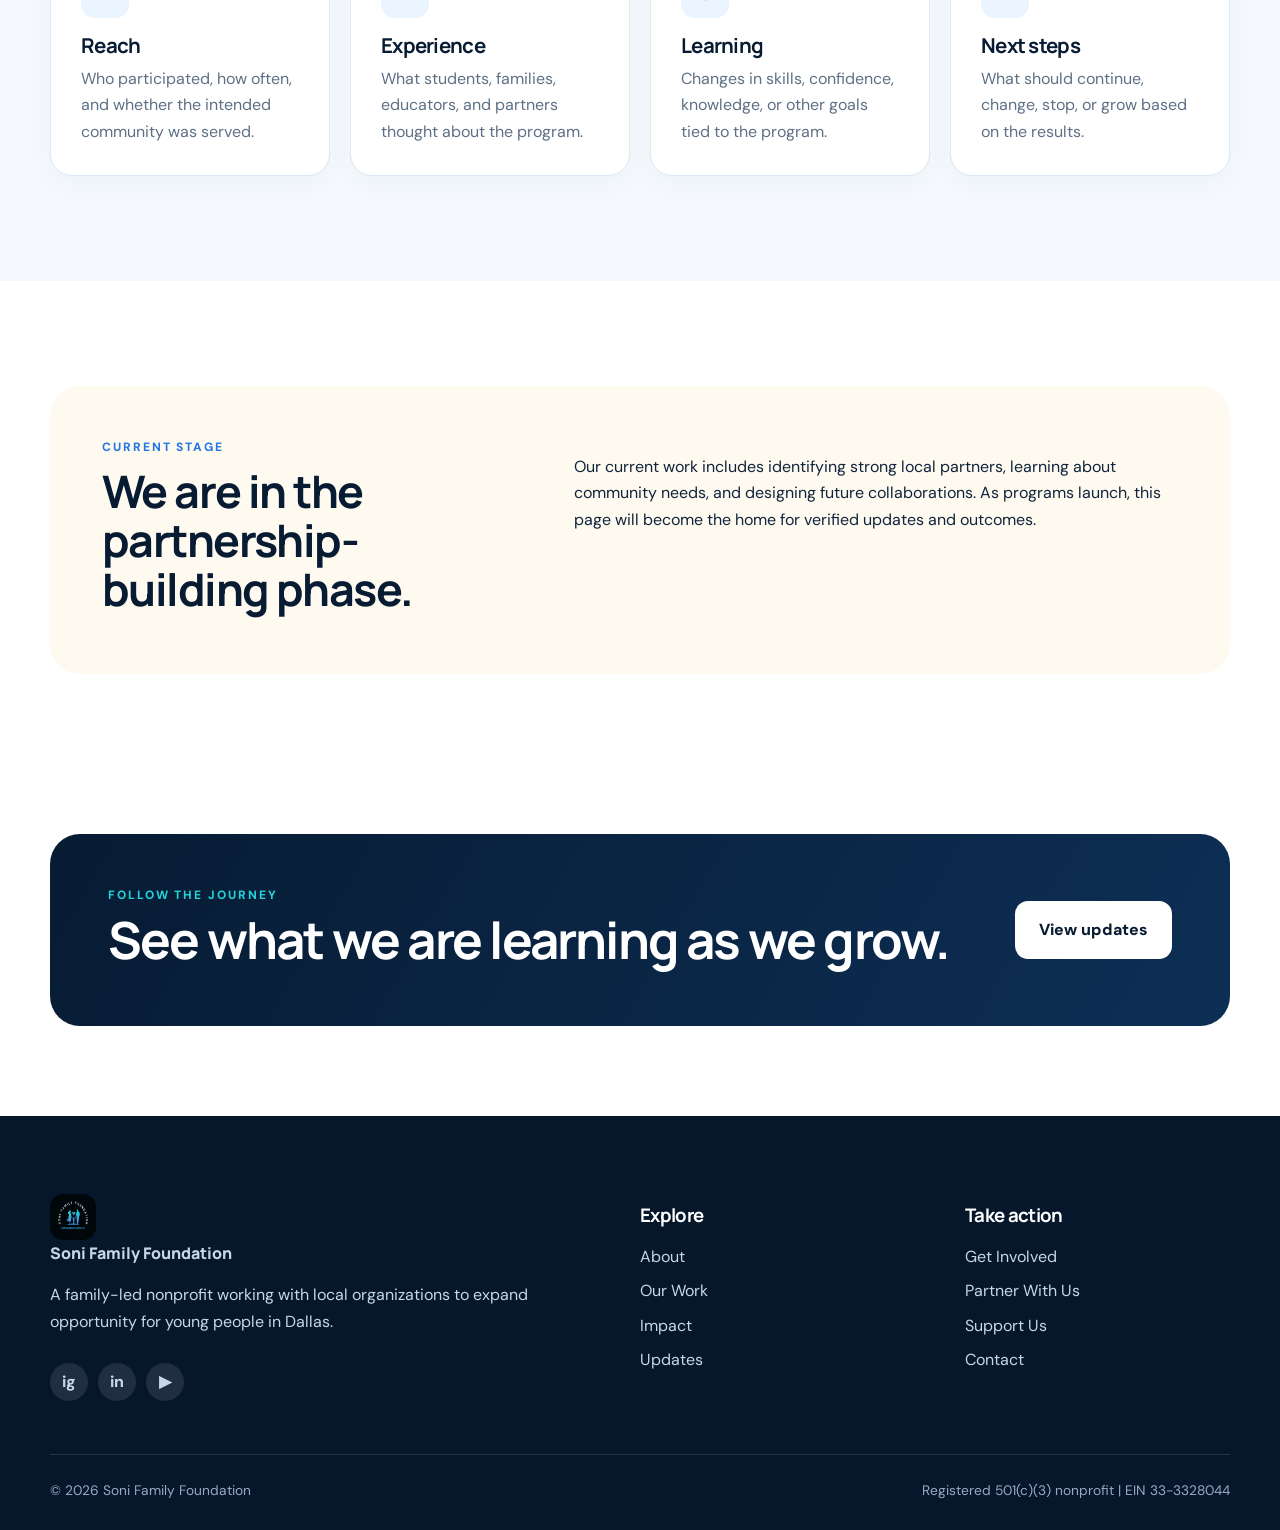
<file: impact.html>
<!doctype html><html lang="en"><head><meta charset="utf-8"><meta name="viewport" content="width=device-width,initial-scale=1"><title>Impact | Soni Family Foundation</title><meta name="description" content="See how Soni Family Foundation plans to track, learn, and report impact."><link rel="icon" href="assets/sff-logo.png"><link rel="preconnect" href="https://fonts.googleapis.com"><link rel="preconnect" href="https://fonts.gstatic.com" crossorigin><link href="https://fonts.googleapis.com/css2?family=DM+Sans:wght@400;500;600;700&family=Manrope:wght@500;600;700;800&display=swap" rel="stylesheet"><link rel="stylesheet" href="css/style.css"></head><body><a class="skip" href="#main">Skip to content</a>
<header class="site-header"><nav class="nav container">
<a class="brand" href="index.html"><img src="assets/sff-logo.png" alt="Soni Family Foundation logo"><span>Soni Family Foundation</span></a>
<button class="menu-btn" aria-label="Open navigation" aria-expanded="false">☰</button>
<div class="nav-links"><a href="index.html">Home</a><a href="about.html">About</a><a href="projects.html">Our Work</a><a href="impact.html" aria-current="page">Impact</a><a href="get-involved.html">Get Involved</a><a class="nav-cta" href="donate.html">Support Us</a></div>
</nav></header><main id="main"><section class="page-hero"><div class="container"><div class="eyebrow">Impact</div><h1>We are building the habits that lead to real results.</h1><p>As a new foundation, we believe it is better to report honestly than to fill a page with numbers that do not tell the full story.</p></div></section>
<section class="section"><div class="container split reveal"><div><div class="eyebrow">Our approach</div><h2>Start clear. Track what matters. Improve often.</h2><p class="lead">Every project should have a simple answer to three questions: What are we trying to change? How will we know? What will we do with what we learn?</p><p>We plan to share program updates, lessons, and measured outcomes as our partnerships grow.</p></div><img src="assets/unlock.jpg" alt="Student participating in a learning activity"></div></section>
<section class="section soft"><div class="container"><div class="section-head center"><div class="eyebrow">What we will track</div><h2>Four levels of progress</h2></div><div class="grid-4"><div class="card reveal"><div class="metric-icon">1</div><h3>Reach</h3><p>Who participated, how often, and whether the intended community was served.</p></div><div class="card reveal"><div class="metric-icon">2</div><h3>Experience</h3><p>What students, families, educators, and partners thought about the program.</p></div><div class="card reveal"><div class="metric-icon">3</div><h3>Learning</h3><p>Changes in skills, confidence, knowledge, or other goals tied to the program.</p></div><div class="card reveal"><div class="metric-icon">4</div><h3>Next steps</h3><p>What should continue, change, stop, or grow based on the results.</p></div></div></div></section>
<section class="section"><div class="container impact-note reveal"><div><div class="eyebrow">Current stage</div><h2>We are in the partnership-building phase.</h2></div><p>Our current work includes identifying strong local partners, learning about community needs, and designing future collaborations. As programs launch, this page will become the home for verified updates and outcomes.</p></div></section>
<section class="section compact"><div class="container cta-band reveal"><div><div class="eyebrow light">Follow the journey</div><h2>See what we are learning as we grow.</h2></div><a class="btn light-btn" href="updates.html">View updates</a></div></section></main><footer class="footer"><div class="container"><div class="footer-grid">
<div><a class="footer-brand" href="index.html"><img src="assets/sff-logo.png" alt=""><span>Soni Family Foundation</span></a><p>A family-led nonprofit working with local organizations to expand opportunity for young people in Dallas.</p><div class="socials"><a aria-label="Instagram" href="https://www.instagram.com/sonifamilyfoundation" target="_blank" rel="noopener">ig</a><a aria-label="LinkedIn" href="https://www.linkedin.com/company/soni-family-foundation" target="_blank" rel="noopener">in</a><a aria-label="YouTube" href="https://www.youtube.com/@SoniFamilyFoundation" target="_blank" rel="noopener">▶</a></div></div>
<div><h3>Explore</h3><a href="about.html">About</a><a href="projects.html">Our Work</a><a href="impact.html">Impact</a><a href="updates.html">Updates</a></div>
<div><h3>Take action</h3><a href="get-involved.html">Get Involved</a><a href="community.html">Partner With Us</a><a href="donate.html">Support Us</a><a href="mailto:aravsoni@sonifoundation.org">Contact</a></div>
</div><div class="footer-bottom"><span>© <span id="year"></span> Soni Family Foundation</span><span>Registered 501(c)(3) nonprofit | EIN 33-3328044</span></div></div></footer><script src="js/main.js"></script></body></html>
</file>
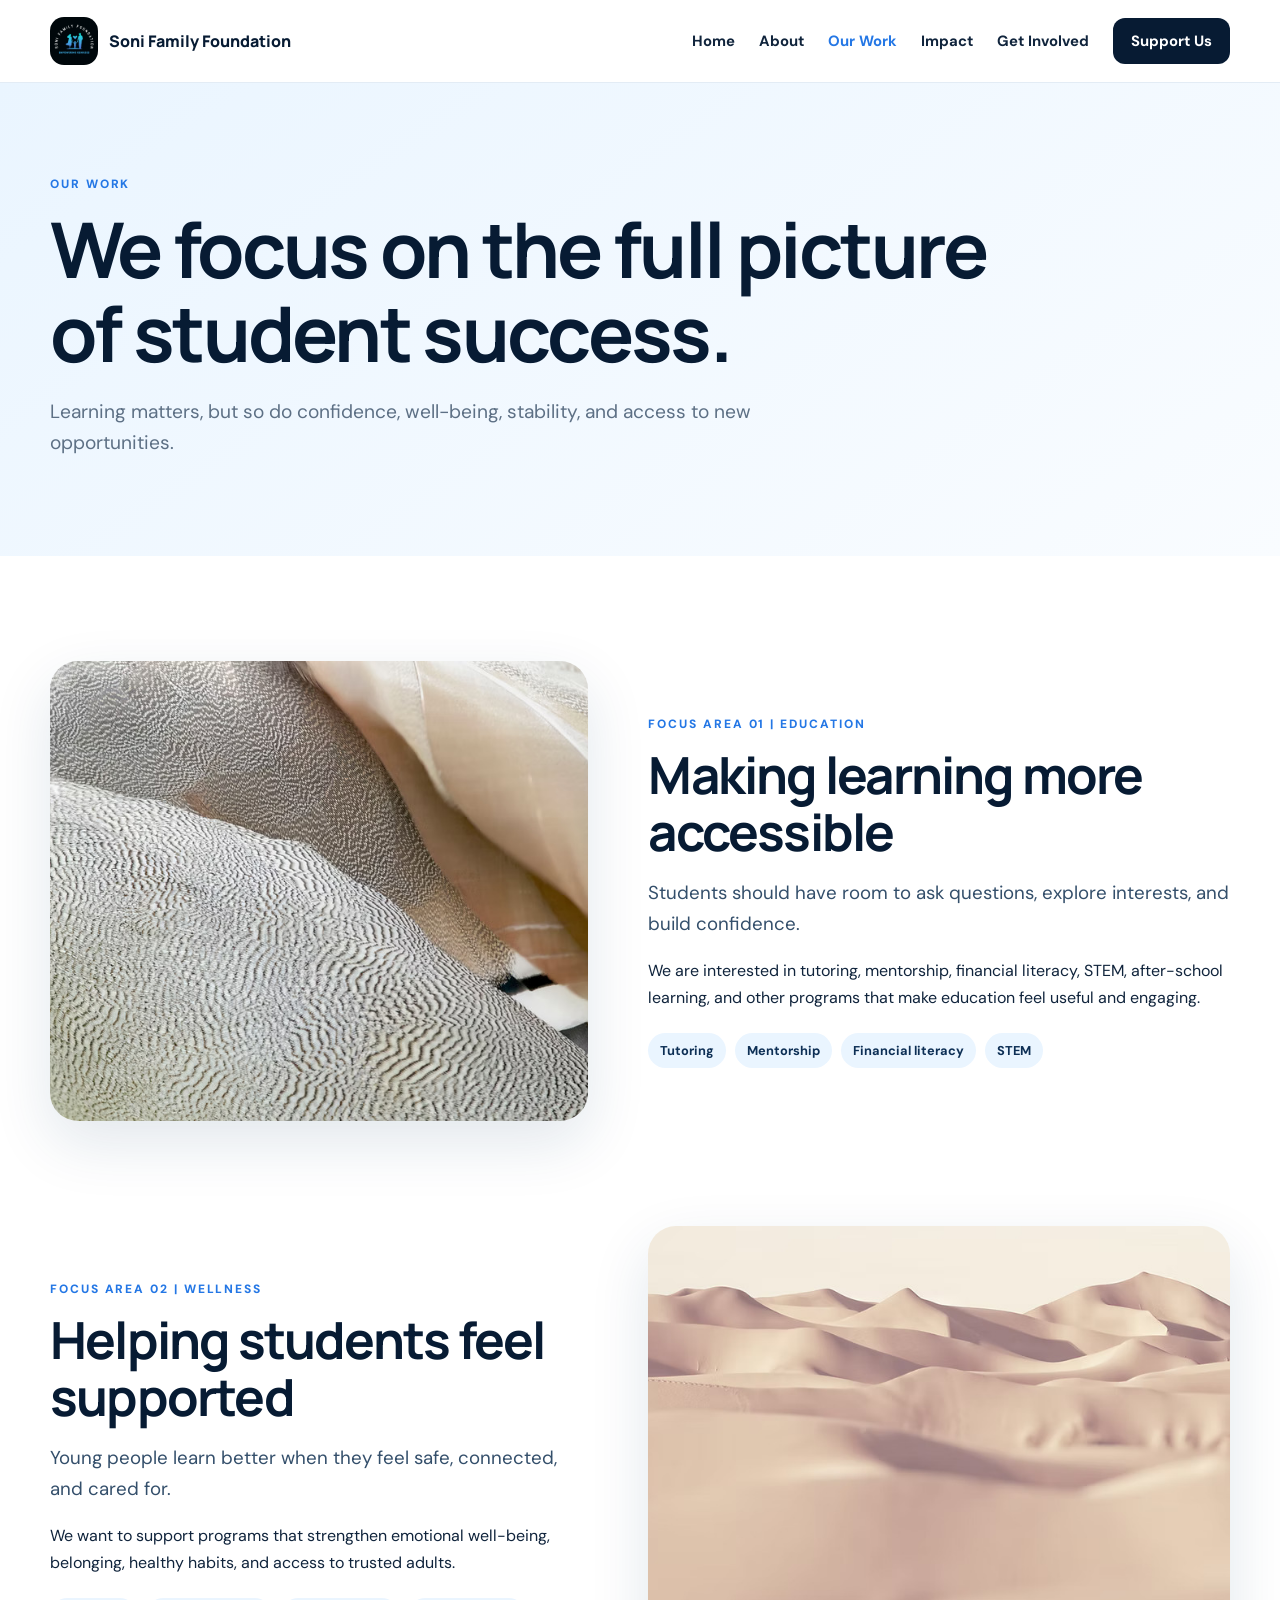
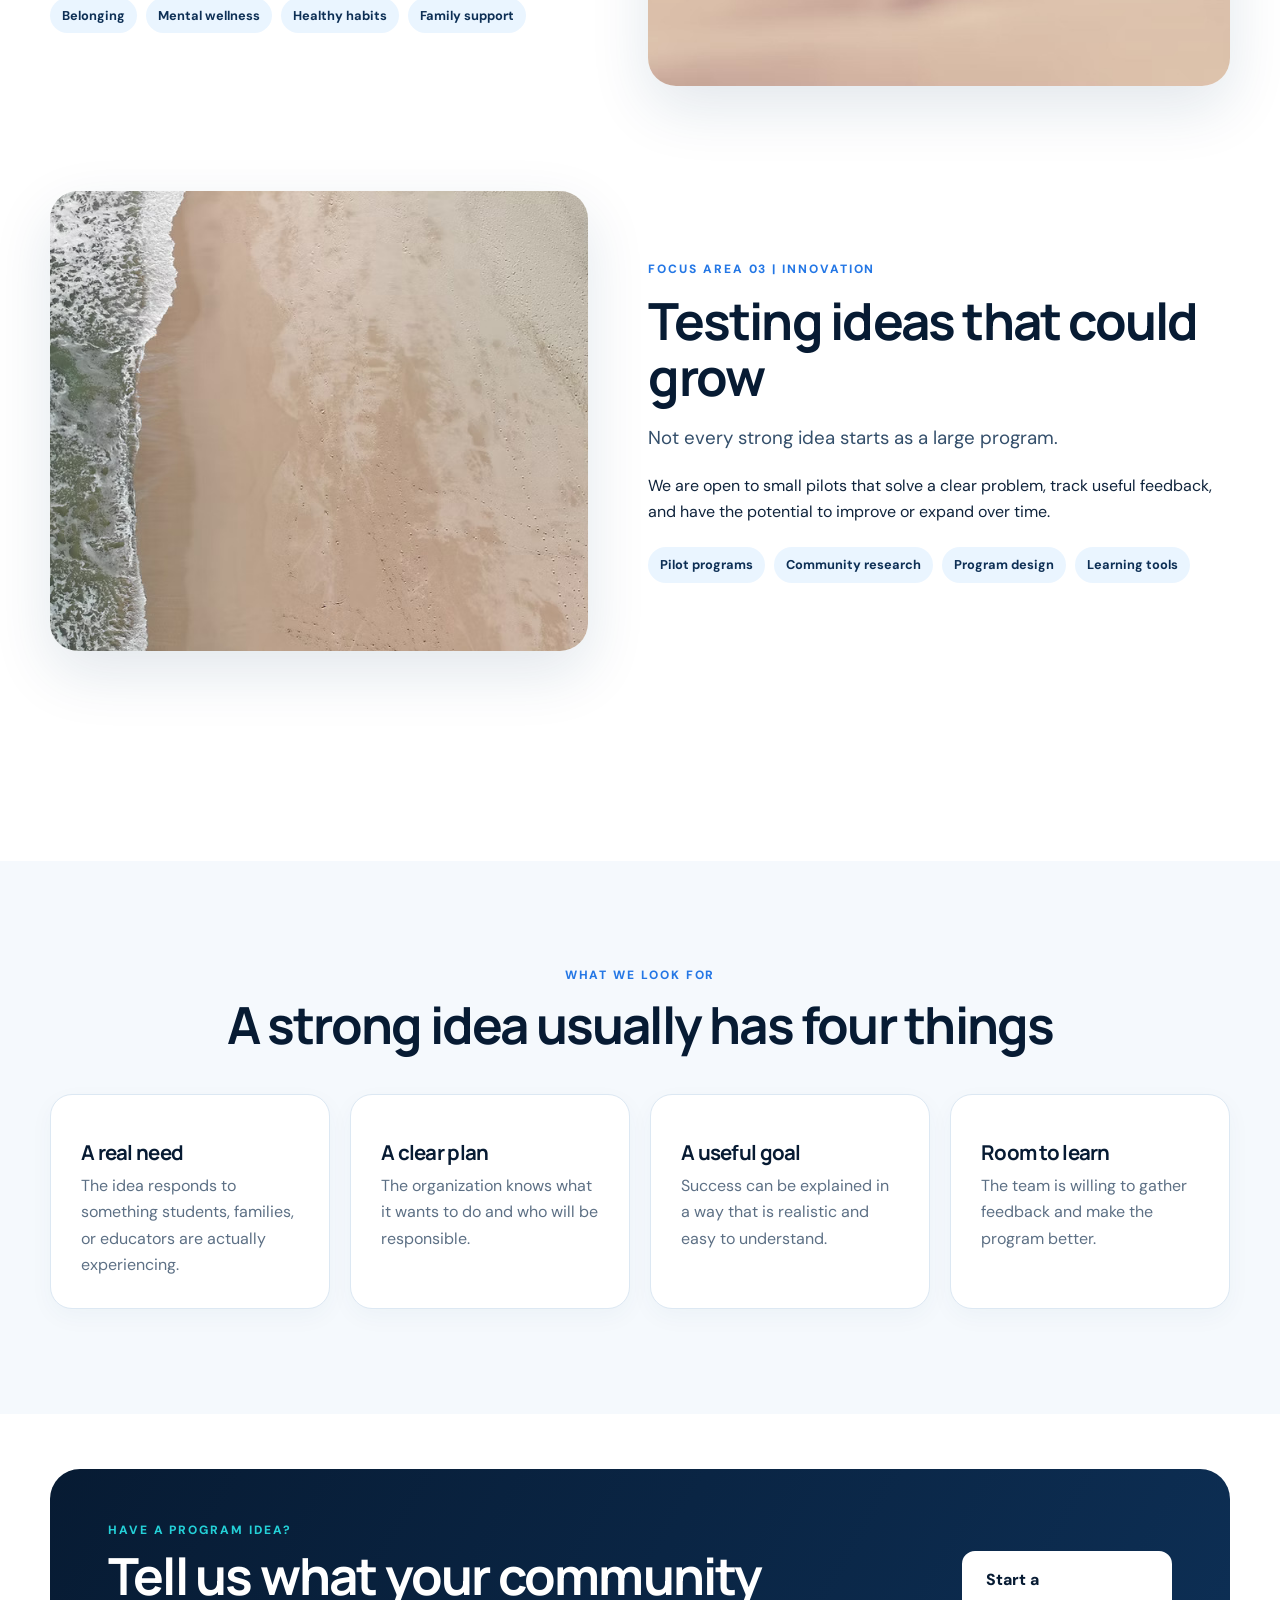
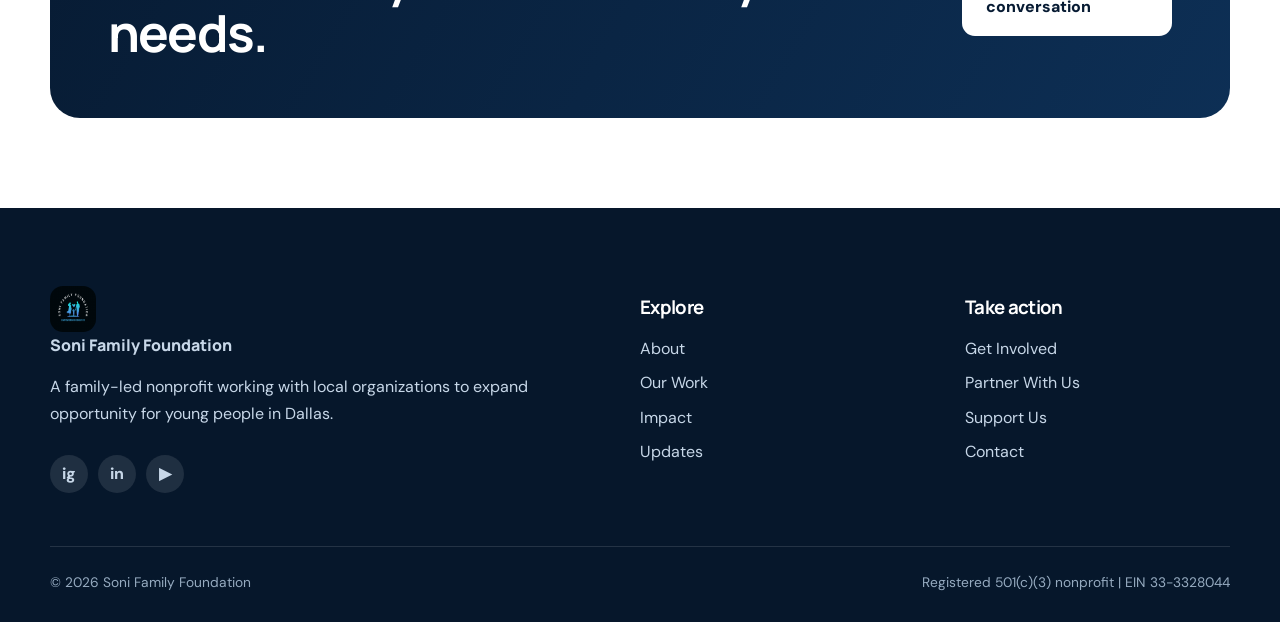
<file: projects.html>
<!doctype html><html lang="en"><head><meta charset="utf-8"><meta name="viewport" content="width=device-width,initial-scale=1"><title>Our Work | Soni Family Foundation</title><meta name="description" content="Explore our focus on education, wellness, and community innovation."><link rel="icon" href="assets/sff-logo.png"><link rel="preconnect" href="https://fonts.googleapis.com"><link rel="preconnect" href="https://fonts.gstatic.com" crossorigin><link href="https://fonts.googleapis.com/css2?family=DM+Sans:wght@400;500;600;700&family=Manrope:wght@500;600;700;800&display=swap" rel="stylesheet"><link rel="stylesheet" href="css/style.css"></head><body><a class="skip" href="#main">Skip to content</a>
<header class="site-header"><nav class="nav container">
<a class="brand" href="index.html"><img src="assets/sff-logo.png" alt="Soni Family Foundation logo"><span>Soni Family Foundation</span></a>
<button class="menu-btn" aria-label="Open navigation" aria-expanded="false">☰</button>
<div class="nav-links"><a href="index.html">Home</a><a href="about.html">About</a><a href="projects.html" aria-current="page">Our Work</a><a href="impact.html">Impact</a><a href="get-involved.html">Get Involved</a><a class="nav-cta" href="donate.html">Support Us</a></div>
</nav></header><main id="main"><section class="page-hero"><div class="container"><div class="eyebrow">Our work</div><h1>We focus on the full picture of student success.</h1><p>Learning matters, but so do confidence, well-being, stability, and access to new opportunities.</p></div></section>
<section class="section"><div class="container"><article class="pillar reveal"><div class="pillar-image"><img src="assets/pillar1.jpg" alt="Students learning together"></div><div><div class="eyebrow">Focus area 01 | Education</div><h2>Making learning more accessible</h2><p class="lead">Students should have room to ask questions, explore interests, and build confidence.</p><p>We are interested in tutoring, mentorship, financial literacy, STEM, after-school learning, and other programs that make education feel useful and engaging.</p><div class="idea-list"><span>Tutoring</span><span>Mentorship</span><span>Financial literacy</span><span>STEM</span></div></div></article><article class="pillar reveal"><div class="pillar-image"><img src="assets/pillar2.jpg" alt="Student wellness and support"></div><div><div class="eyebrow">Focus area 02 | Wellness</div><h2>Helping students feel supported</h2><p class="lead">Young people learn better when they feel safe, connected, and cared for.</p><p>We want to support programs that strengthen emotional well-being, belonging, healthy habits, and access to trusted adults.</p><div class="idea-list"><span>Belonging</span><span>Mental wellness</span><span>Healthy habits</span><span>Family support</span></div></div></article><article class="pillar reveal"><div class="pillar-image"><img src="assets/pillar3.jpg" alt="Community planning and innovation"></div><div><div class="eyebrow">Focus area 03 | Innovation</div><h2>Testing ideas that could grow</h2><p class="lead">Not every strong idea starts as a large program.</p><p>We are open to small pilots that solve a clear problem, track useful feedback, and have the potential to improve or expand over time.</p><div class="idea-list"><span>Pilot programs</span><span>Community research</span><span>Program design</span><span>Learning tools</span></div></div></article></div></section>
<section class="section soft"><div class="container"><div class="section-head center"><div class="eyebrow">What we look for</div><h2>A strong idea usually has four things</h2></div><div class="grid-4"><div class="card reveal"><h3>A real need</h3><p>The idea responds to something students, families, or educators are actually experiencing.</p></div><div class="card reveal"><h3>A clear plan</h3><p>The organization knows what it wants to do and who will be responsible.</p></div><div class="card reveal"><h3>A useful goal</h3><p>Success can be explained in a way that is realistic and easy to understand.</p></div><div class="card reveal"><h3>Room to learn</h3><p>The team is willing to gather feedback and make the program better.</p></div></div></div></section>
<section class="section compact"><div class="container cta-band reveal"><div><div class="eyebrow light">Have a program idea?</div><h2>Tell us what your community needs.</h2></div><a class="btn light-btn" href="community.html">Start a conversation</a></div></section></main><footer class="footer"><div class="container"><div class="footer-grid">
<div><a class="footer-brand" href="index.html"><img src="assets/sff-logo.png" alt=""><span>Soni Family Foundation</span></a><p>A family-led nonprofit working with local organizations to expand opportunity for young people in Dallas.</p><div class="socials"><a aria-label="Instagram" href="https://www.instagram.com/sonifamilyfoundation" target="_blank" rel="noopener">ig</a><a aria-label="LinkedIn" href="https://www.linkedin.com/company/soni-family-foundation" target="_blank" rel="noopener">in</a><a aria-label="YouTube" href="https://www.youtube.com/@SoniFamilyFoundation" target="_blank" rel="noopener">▶</a></div></div>
<div><h3>Explore</h3><a href="about.html">About</a><a href="projects.html">Our Work</a><a href="impact.html">Impact</a><a href="updates.html">Updates</a></div>
<div><h3>Take action</h3><a href="get-involved.html">Get Involved</a><a href="community.html">Partner With Us</a><a href="donate.html">Support Us</a><a href="mailto:aravsoni@sonifoundation.org">Contact</a></div>
</div><div class="footer-bottom"><span>© <span id="year"></span> Soni Family Foundation</span><span>Registered 501(c)(3) nonprofit | EIN 33-3328044</span></div></div></footer><script src="js/main.js"></script></body></html>
</file>
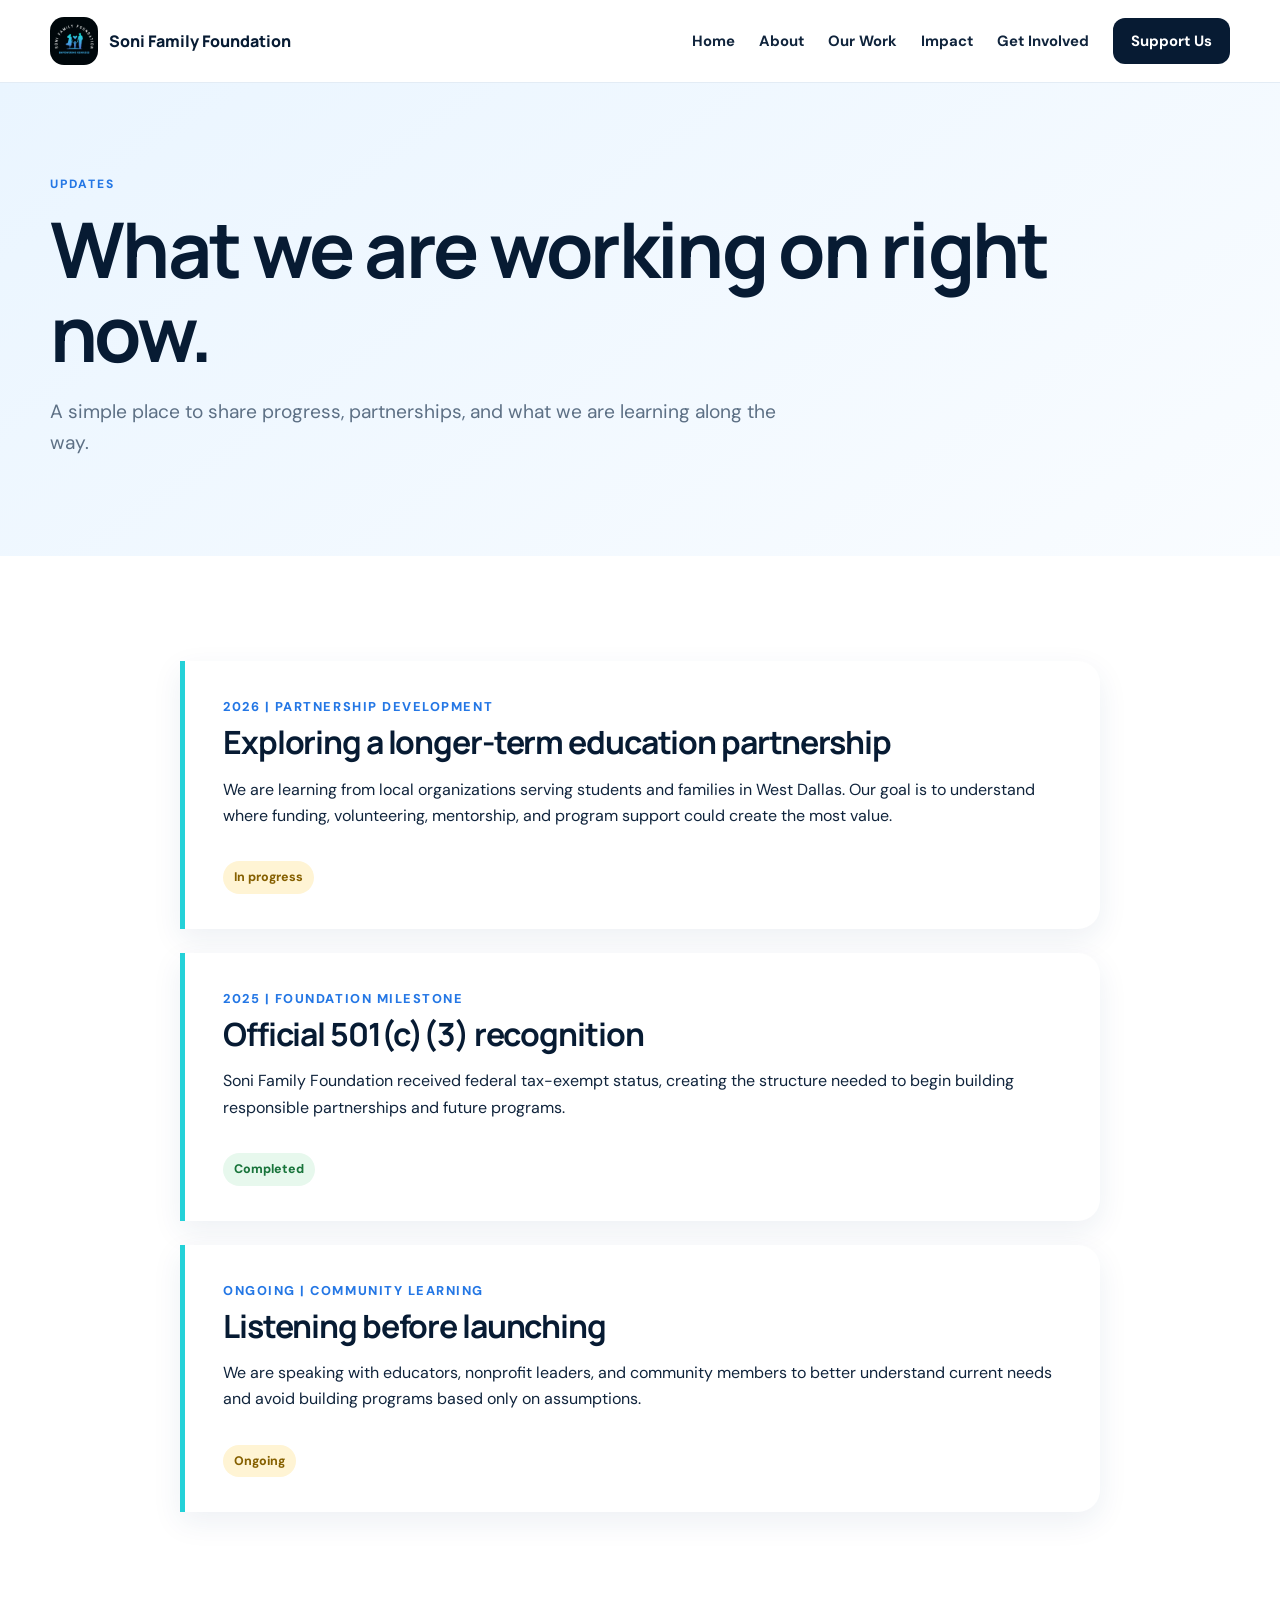
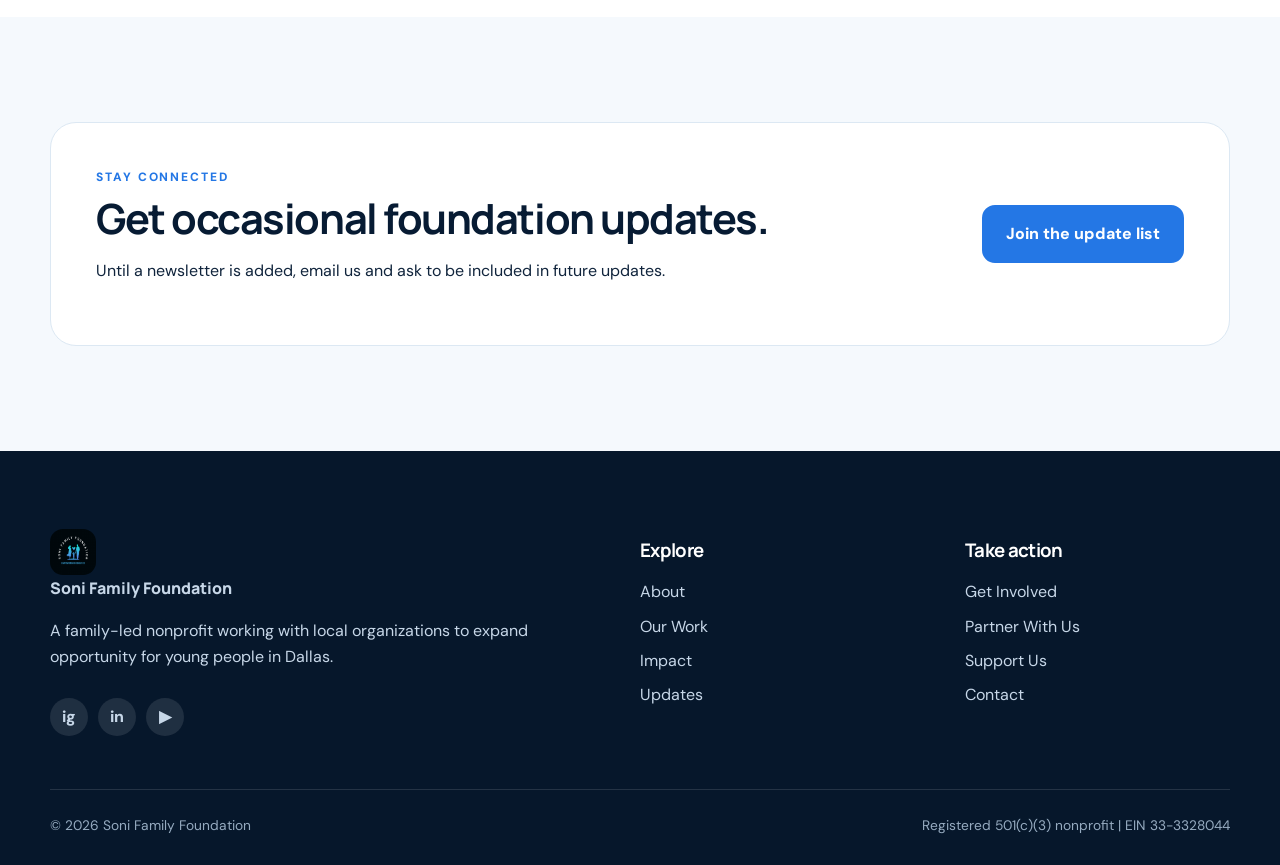
<file: updates.html>
<!doctype html><html lang="en"><head><meta charset="utf-8"><meta name="viewport" content="width=device-width,initial-scale=1"><title>Updates | Soni Family Foundation</title><meta name="description" content="Read current updates from Soni Family Foundation."><link rel="icon" href="assets/sff-logo.png"><link rel="preconnect" href="https://fonts.googleapis.com"><link rel="preconnect" href="https://fonts.gstatic.com" crossorigin><link href="https://fonts.googleapis.com/css2?family=DM+Sans:wght@400;500;600;700&family=Manrope:wght@500;600;700;800&display=swap" rel="stylesheet"><link rel="stylesheet" href="css/style.css"></head><body><a class="skip" href="#main">Skip to content</a>
<header class="site-header"><nav class="nav container">
<a class="brand" href="index.html"><img src="assets/sff-logo.png" alt="Soni Family Foundation logo"><span>Soni Family Foundation</span></a>
<button class="menu-btn" aria-label="Open navigation" aria-expanded="false">☰</button>
<div class="nav-links"><a href="index.html">Home</a><a href="about.html">About</a><a href="projects.html">Our Work</a><a href="impact.html">Impact</a><a href="get-involved.html">Get Involved</a><a class="nav-cta" href="donate.html">Support Us</a></div>
</nav></header><main id="main"><section class="page-hero"><div class="container"><div class="eyebrow">Updates</div><h1>What we are working on right now.</h1><p>A simple place to share progress, partnerships, and what we are learning along the way.</p></div></section>
<section class="section"><div class="container updates-list"><article class="update-card reveal"><div class="update-meta">2026 | Partnership development</div><h2>Exploring a longer-term education partnership</h2><p>We are learning from local organizations serving students and families in West Dallas. Our goal is to understand where funding, volunteering, mentorship, and program support could create the most value.</p><span class="status">In progress</span></article><article class="update-card reveal"><div class="update-meta">2025 | Foundation milestone</div><h2>Official 501(c)(3) recognition</h2><p>Soni Family Foundation received federal tax-exempt status, creating the structure needed to begin building responsible partnerships and future programs.</p><span class="status complete">Completed</span></article><article class="update-card reveal"><div class="update-meta">Ongoing | Community learning</div><h2>Listening before launching</h2><p>We are speaking with educators, nonprofit leaders, and community members to better understand current needs and avoid building programs based only on assumptions.</p><span class="status">Ongoing</span></article></div></section>
<section class="section soft"><div class="container newsletter-box reveal"><div><div class="eyebrow">Stay connected</div><h2>Get occasional foundation updates.</h2><p>Until a newsletter is added, email us and ask to be included in future updates.</p></div><a class="btn" href="mailto:aravsoni@sonifoundation.org?subject=Add%20Me%20to%20SFF%20Updates">Join the update list</a></div></section></main><footer class="footer"><div class="container"><div class="footer-grid">
<div><a class="footer-brand" href="index.html"><img src="assets/sff-logo.png" alt=""><span>Soni Family Foundation</span></a><p>A family-led nonprofit working with local organizations to expand opportunity for young people in Dallas.</p><div class="socials"><a aria-label="Instagram" href="https://www.instagram.com/sonifamilyfoundation" target="_blank" rel="noopener">ig</a><a aria-label="LinkedIn" href="https://www.linkedin.com/company/soni-family-foundation" target="_blank" rel="noopener">in</a><a aria-label="YouTube" href="https://www.youtube.com/@SoniFamilyFoundation" target="_blank" rel="noopener">▶</a></div></div>
<div><h3>Explore</h3><a href="about.html">About</a><a href="projects.html">Our Work</a><a href="impact.html">Impact</a><a href="updates.html">Updates</a></div>
<div><h3>Take action</h3><a href="get-involved.html">Get Involved</a><a href="community.html">Partner With Us</a><a href="donate.html">Support Us</a><a href="mailto:aravsoni@sonifoundation.org">Contact</a></div>
</div><div class="footer-bottom"><span>© <span id="year"></span> Soni Family Foundation</span><span>Registered 501(c)(3) nonprofit | EIN 33-3328044</span></div></div></footer><script src="js/main.js"></script></body></html>
</file>
<file: css/style.css>
*{box-sizing:border-box}html{scroll-behavior:smooth}:root{--navy:#071b33;--navy2:#0d2f55;--blue:#2477e5;--blue2:#4a8ef0;--aqua:#24d1d8;--sky:#eaf5ff;--mist:#f5f9fd;--paper:#fff;--cream:#fffaf0;--ink:#10243c;--muted:#5d7085;--line:#dce8f3;--yellow:#ffd66b;--max:1180px;--shadow:0 22px 60px rgba(18,60,100,.12)}body{margin:0;font-family:'DM Sans',Arial,sans-serif;color:var(--ink);background:var(--paper);line-height:1.65}h1,h2,h3{font-family:'Manrope',Arial,sans-serif;line-height:1.1;letter-spacing:-.035em}img{max-width:100%;display:block}.container{width:min(var(--max),calc(100% - 40px));margin:auto}.narrow{max-width:850px}.center{text-align:center}.skip{position:absolute;left:-999px}.skip:focus{left:15px;top:15px;z-index:99;background:white;padding:10px 14px;border-radius:8px}.site-header{position:sticky;top:0;z-index:30;background:rgba(255,255,255,.94);backdrop-filter:blur(14px);border-bottom:1px solid rgba(220,232,243,.8)}.nav{height:82px;display:flex;align-items:center;justify-content:space-between;gap:24px}.brand,.footer-brand{display:flex;align-items:center;gap:11px;text-decoration:none;color:var(--navy);font-family:'Manrope';font-weight:800}.brand img{width:48px;height:48px;border-radius:14px;object-fit:cover}.nav-links{display:flex;align-items:center;gap:24px}.nav-links a{color:var(--ink);text-decoration:none;font-weight:700;font-size:.93rem}.nav-links a:hover,.nav-links a[aria-current=page]{color:var(--blue)}.nav-cta{background:var(--navy);color:white!important;padding:11px 18px;border-radius:12px}.menu-btn{display:none;border:0;background:none;font-size:1.55rem}.hero{padding:74px 0 86px;background:linear-gradient(145deg,#f8fcff 0%,#e9f6ff 57%,#f8ffff 100%);overflow:hidden}.hero-grid{display:grid;grid-template-columns:1.02fr .98fr;gap:70px;align-items:center}.hero h1{font-size:clamp(3.4rem,6vw,6.4rem);margin:13px 0 24px;color:var(--navy)}.hero p{font-size:1.2rem;color:var(--muted);max-width:630px}.hero-photo{position:relative}.hero-photo>img{width:100%;height:610px;object-fit:cover;border-radius:36px;box-shadow:var(--shadow)}.photo-note{position:absolute;left:-34px;bottom:35px;background:var(--navy);color:white;border-radius:20px;padding:22px 25px;max-width:300px;box-shadow:var(--shadow)}.photo-note strong,.photo-note span{display:block}.photo-note span{color:#cce6ff;font-size:.9rem;margin-top:4px}.eyebrow{text-transform:uppercase;letter-spacing:.16em;font-size:.75rem;font-weight:800;color:var(--blue)}.eyebrow.light{color:var(--aqua)}.actions{display:flex;align-items:center;gap:12px;flex-wrap:wrap;margin-top:30px}.btn{display:inline-flex;align-items:center;justify-content:center;background:var(--blue);color:white;text-decoration:none;font-weight:800;padding:14px 22px;border-radius:13px;border:2px solid var(--blue);transition:.2s}.btn:hover{transform:translateY(-2px);box-shadow:0 12px 25px rgba(36,119,229,.22)}.btn.secondary{background:transparent;color:var(--navy);border-color:#b9cde1}.light-btn{background:white;color:var(--navy);border-color:white}.mini-proof{display:flex;gap:18px;flex-wrap:wrap;margin-top:35px;color:var(--muted);font-size:.88rem;font-weight:700}.mini-proof span:before{content:'•';color:var(--aqua);margin-right:8px}.section{padding:105px 0}.section.compact{padding:55px 0 90px}.section.soft{background:var(--mist)}.intro{padding-bottom:75px}.section-head{display:flex;justify-content:space-between;align-items:end;gap:30px;margin-bottom:42px}.section-head.center{display:block}.section-head h2,.split h2{font-size:clamp(2.35rem,4vw,4rem);margin:10px 0 16px;color:var(--navy)}.section-head p{max-width:660px;color:var(--muted)}.lead{font-size:1.17rem;color:#344f6b}.grid-3{display:grid;grid-template-columns:repeat(3,1fr);gap:24px}.grid-4{display:grid;grid-template-columns:repeat(4,1fr);gap:20px}.card{background:white;border:1px solid var(--line);border-radius:22px;padding:30px;box-shadow:0 8px 24px rgba(20,70,110,.04)}.card h3{font-size:1.28rem;margin:16px 0 9px;color:var(--navy)}.card p{color:var(--muted);margin:0}.feature-cards .card{padding:0;overflow:hidden}.feature-cards img{height:245px;width:100%;object-fit:cover}.feature-cards .body{padding:28px}.tag{display:inline-block;background:var(--sky);color:var(--blue);border-radius:999px;padding:6px 11px;font-size:.76rem;font-weight:800}.text-link{color:var(--blue);font-weight:800;text-decoration:none}.split{display:grid;grid-template-columns:1fr 1fr;gap:72px;align-items:center}.split>img{width:100%;height:540px;object-fit:cover;border-radius:30px;box-shadow:var(--shadow)}.check-list{padding:0;list-style:none;margin:24px 0 30px}.check-list li{margin:11px 0;padding-left:30px;position:relative}.check-list li:before{content:'✓';position:absolute;left:0;color:var(--blue);font-weight:900}.cta-band{background:linear-gradient(120deg,var(--navy),var(--navy2));color:white;border-radius:30px;padding:52px 58px;display:flex;justify-content:space-between;align-items:center;gap:35px}.cta-band h2{font-size:clamp(2rem,4vw,3.5rem);margin:6px 0}.cta-band p{color:#cce1f5;margin:8px 0 0}.page-hero{padding:92px 0 78px;background:linear-gradient(145deg,var(--sky),#f9fcff)}.page-hero h1{font-size:clamp(3rem,6vw,5.7rem);max-width:1000px;margin:12px 0 20px;color:var(--navy)}.page-hero p{font-size:1.2rem;color:var(--muted);max-width:760px}.number{font-family:'Manrope';font-size:2rem;color:var(--aqua);font-weight:800}.team-grid{display:grid;grid-template-columns:repeat(4,minmax(0,1fr));gap:22px;max-width:1040px;margin:0 auto}.person{background:white;border:1px solid var(--line);border-radius:20px;overflow:hidden}.person img{width:100%;aspect-ratio:1/1;object-fit:cover}.person div{padding:18px}.person h3{font-size:1rem;margin:0;color:var(--navy)}.person p{font-size:.85rem;color:var(--muted);margin:4px 0 0}.quote-card{background:var(--cream);border:1px solid #f4e4bd;border-radius:28px;padding:55px;text-align:center}.quote-card p{font-family:'Manrope';font-size:clamp(1.6rem,3vw,2.5rem);color:var(--navy);margin:0}.quote-card span{display:block;margin-top:15px;color:var(--muted);font-weight:700}.pillar{display:grid;grid-template-columns:1fr 1.08fr;gap:60px;align-items:center;margin-bottom:105px}.pillar:nth-child(even) .pillar-image{order:2}.pillar-image img{height:460px;width:100%;object-fit:cover;border-radius:28px;box-shadow:var(--shadow)}.pillar h2{font-size:clamp(2.2rem,4vw,3.7rem);margin:12px 0;color:var(--navy)}.idea-list{display:flex;gap:9px;flex-wrap:wrap;margin-top:22px}.idea-list span{background:var(--sky);color:var(--navy2);border-radius:999px;padding:7px 12px;font-size:.8rem;font-weight:700}.process{counter-reset:step}.process .card{position:relative;padding-top:72px}.process .card:before{counter-increment:step;content:'0' counter(step);position:absolute;top:25px;left:30px;font-family:'Manrope';font-size:1.8rem;color:var(--aqua);font-weight:800}.two-cards{display:grid;grid-template-columns:1fr 1fr;gap:26px}.info-card{padding:46px;border-radius:28px;background:var(--cream);border:1px solid #f4e4bd}.info-card.blue{background:var(--blue);color:white;border:0}.info-card h2{font-size:2.3rem;color:var(--navy)}.info-card.blue h2{color:white}.light-list li:before{color:var(--aqua)}.metric-icon,.big-icon{width:48px;height:48px;border-radius:14px;background:var(--sky);color:var(--blue);display:grid;place-items:center;font-family:'Manrope';font-weight:800}.impact-note{display:grid;grid-template-columns:.8fr 1.2fr;gap:70px;background:var(--cream);border-radius:30px;padding:52px}.impact-note h2{font-size:2.8rem;margin:8px 0;color:var(--navy)}.action-cards .card{min-height:270px;display:flex;flex-direction:column}.action-cards .text-link{margin-top:auto;padding-top:24px}.updates-list{display:grid;gap:24px;max-width:920px}.update-card{border-left:5px solid var(--aqua);background:white;border-radius:0 22px 22px 0;padding:35px 38px;box-shadow:0 10px 30px rgba(20,70,110,.08)}.update-card h2{font-size:2rem;color:var(--navy);margin:8px 0}.update-meta{font-size:.8rem;text-transform:uppercase;letter-spacing:.12em;color:var(--blue);font-weight:800}.status{display:inline-block;margin-top:16px;padding:6px 11px;border-radius:999px;background:#fff4d4;color:#866000;font-size:.78rem;font-weight:800}.status.complete{background:#e7f8ed;color:#19743b}.newsletter-box{display:flex;align-items:center;justify-content:space-between;gap:40px;background:white;border:1px solid var(--line);padding:45px;border-radius:26px}.newsletter-box h2{font-size:2.6rem;margin:8px 0;color:var(--navy)}.donate-panel{max-width:870px;margin:auto;background:white;border:1px solid var(--line);border-radius:30px;padding:55px;box-shadow:var(--shadow);text-align:center}.donate-panel h2{font-size:clamp(2.2rem,4vw,3.5rem);color:var(--navy)}.notice{background:var(--sky);border-radius:16px;padding:20px;margin:25px 0;color:var(--navy2)}.center-actions{justify-content:center}.faq{max-width:850px}.faq details{border-bottom:1px solid var(--line);padding:20px 0}.faq summary{font-family:'Manrope';font-weight:800;color:var(--navy);cursor:pointer}.faq p{color:var(--muted)}.footer{background:#06172b;color:#c7d7e8;padding:70px 0 28px}.footer-grid{display:grid;grid-template-columns:2fr 1fr 1fr;gap:60px}.footer-brand{color:white}.footer-brand img{width:46px;height:46px;border-radius:13px}.footer h3{color:white}.footer a{color:#c7d7e8;text-decoration:none;display:block;margin:8px 0}.socials{display:flex;gap:10px;margin-top:20px}.socials a{width:38px;height:38px;border-radius:50%;background:rgba(255,255,255,.1);display:grid;place-items:center;font-weight:800}.footer-bottom{border-top:1px solid rgba(255,255,255,.12);margin-top:45px;padding-top:24px;display:flex;justify-content:space-between;gap:20px;font-size:.86rem;color:#96abc0}.reveal{opacity:0;transform:translateY(16px);transition:.55s}.reveal.visible{opacity:1;transform:none}@media(max-width:980px){.menu-btn{display:block}.nav-links{display:none;position:absolute;top:82px;left:0;right:0;background:white;padding:22px;flex-direction:column;align-items:flex-start;border-bottom:1px solid var(--line)}.nav-links.open{display:flex}.hero-grid,.split,.pillar,.impact-note{grid-template-columns:1fr}.hero-photo>img{height:480px}.photo-note{left:20px}.pillar:nth-child(even) .pillar-image{order:0}.grid-4{grid-template-columns:repeat(2,1fr)}.team-grid{grid-template-columns:repeat(2,minmax(0,1fr))}.two-cards{grid-template-columns:1fr}.cta-band,.newsletter-box{align-items:flex-start;flex-direction:column}.footer-grid{grid-template-columns:1fr 1fr}.footer-grid>div:first-child{grid-column:1/-1}}@media(max-width:620px){.container{width:min(var(--max),calc(100% - 28px))}.nav{height:72px}.brand span{font-size:.9rem}.brand img{width:42px;height:42px}.nav-links{top:72px}.hero{padding:55px 0 70px}.hero h1{font-size:3.3rem}.hero-photo>img{height:370px}.photo-note{position:relative;left:auto;bottom:auto;margin:-35px 16px 0}.section{padding:76px 0}.section.compact{padding:35px 0 70px}.grid-3,.grid-4,.team-grid{grid-template-columns:1fr}.split>img,.pillar-image img{height:350px}.page-hero{padding:68px 0 55px}.page-hero h1{font-size:3.25rem}.section-head{display:block}.section-head .text-link{display:inline-block;margin-top:12px}.cta-band,.quote-card,.impact-note,.newsletter-box{padding:34px 24px}.donate-panel{padding:35px 22px}.footer-grid{grid-template-columns:1fr}.footer-grid>div:first-child{grid-column:auto}.footer-bottom{display:block}.footer-bottom span{display:block;margin:5px 0}}
</file>
